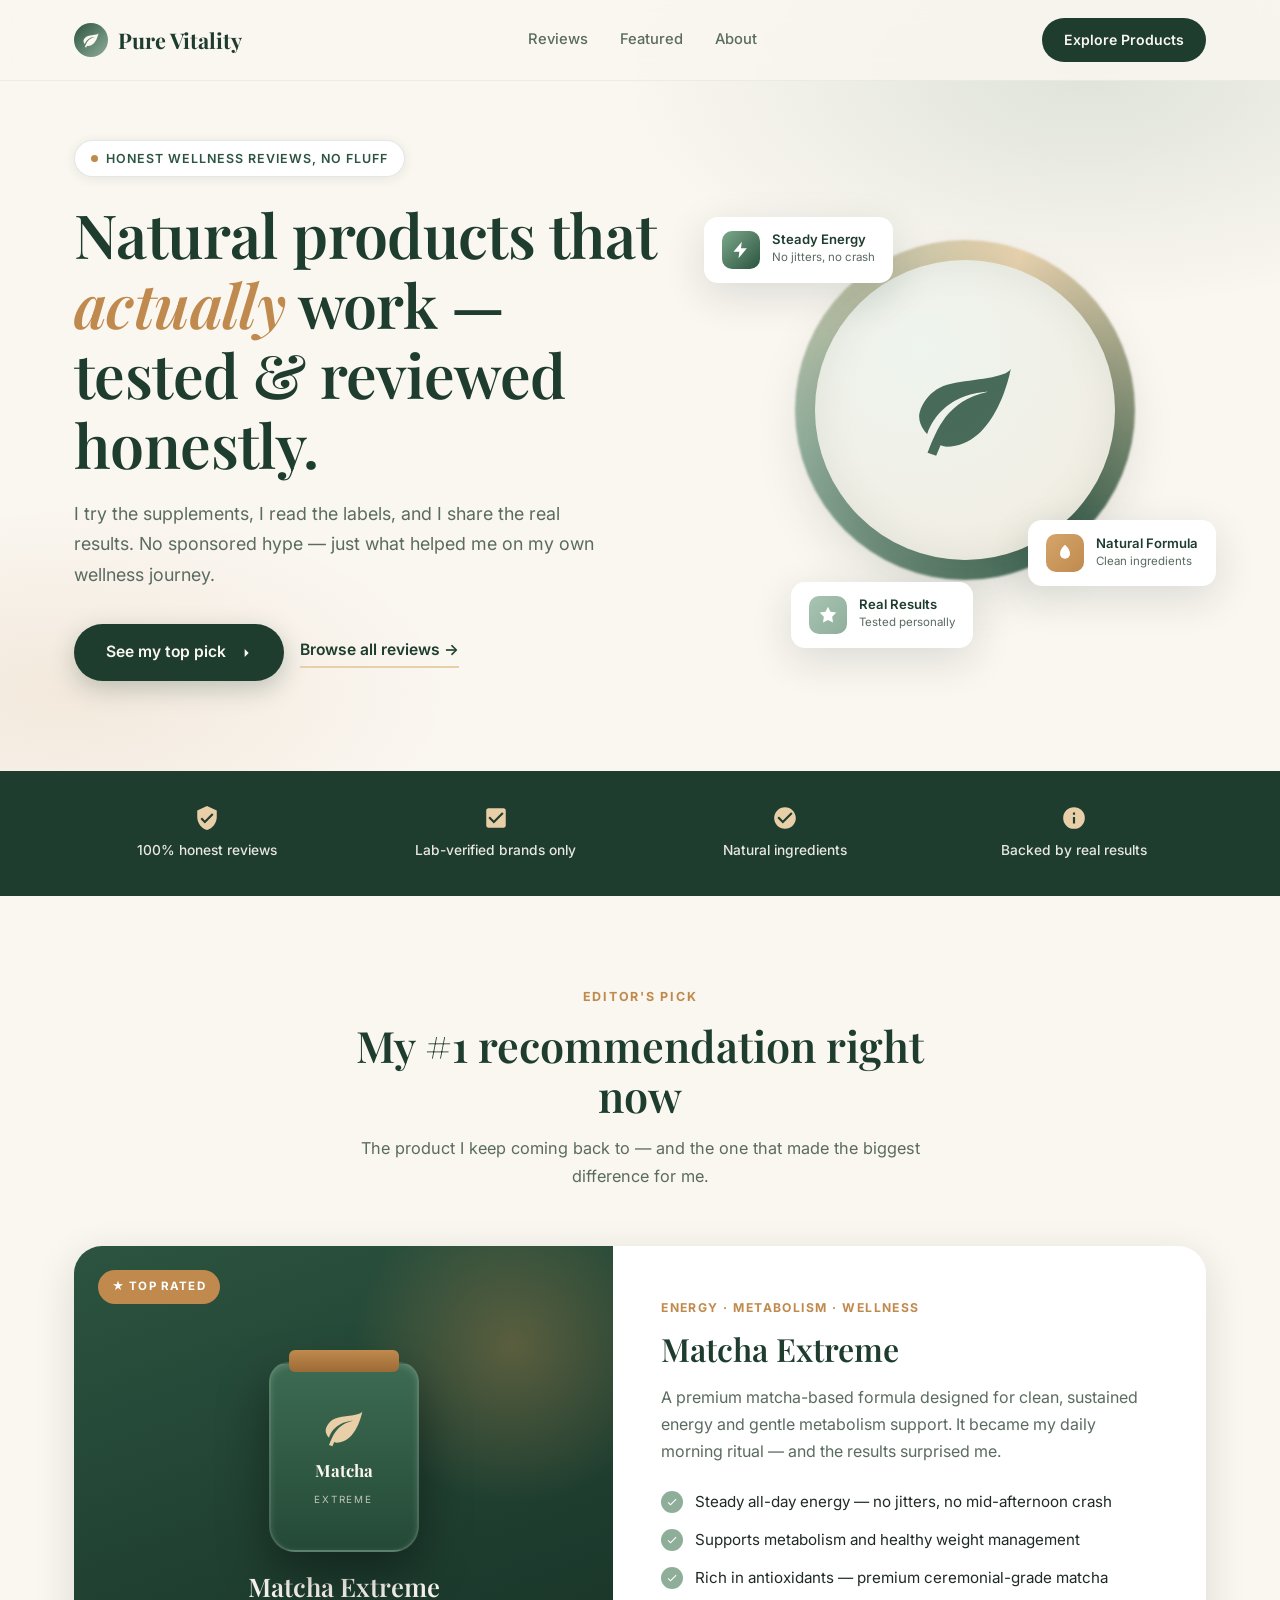
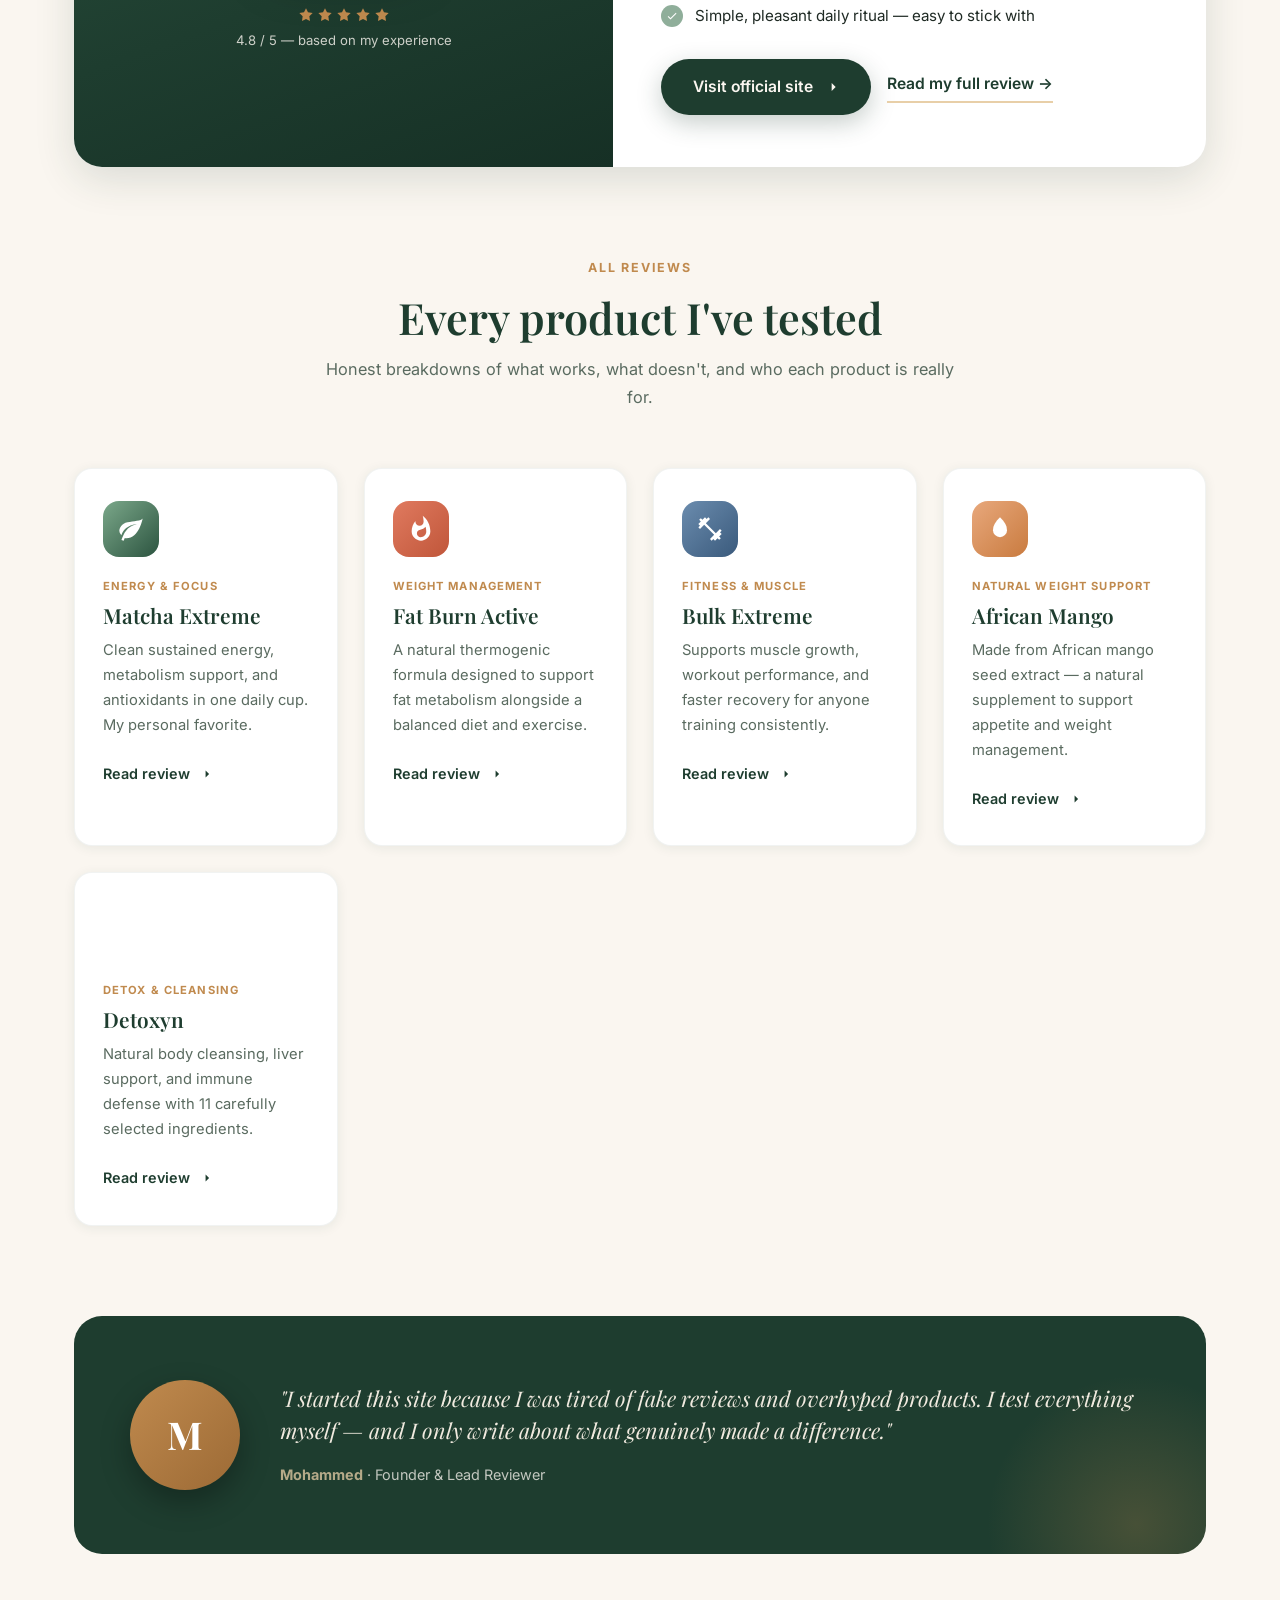
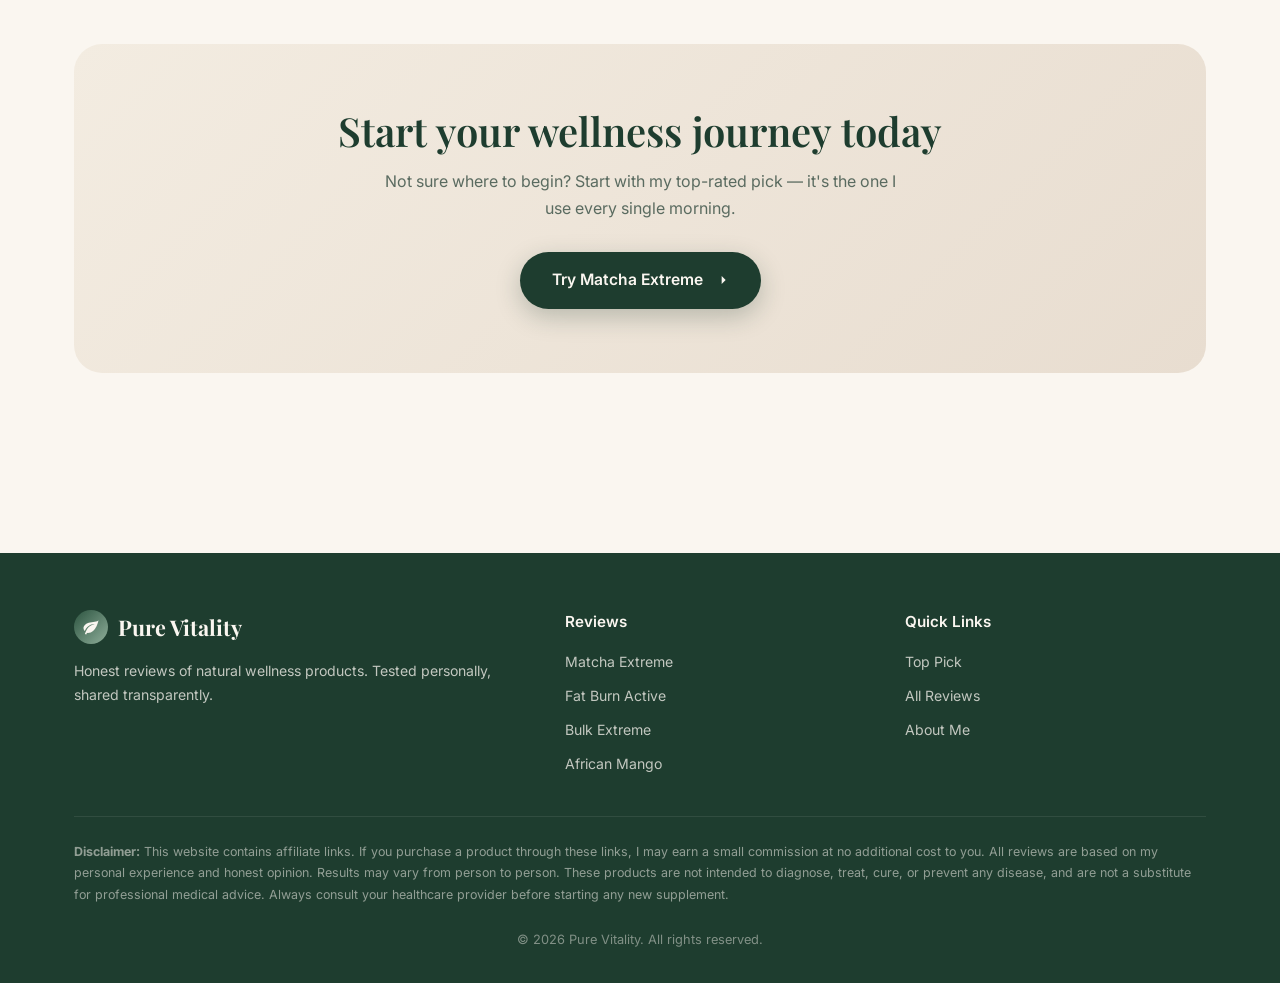
<file: index.html>
<!DOCTYPE html>
<html lang="en">
<head>
<meta charset="UTF-8">
<meta name="viewport" content="width=device-width, initial-scale=1.0">
<title>Pure Vitality — Honest Natural Wellness Reviews</title>
<meta name="description" content="Honest, real reviews of natural wellness products — Matcha Extreme, Fat Burn Active, Bulk Extreme, African Mango and more. Tested, reviewed, shared honestly.">
<link rel="preconnect" href="https://fonts.googleapis.com">
<link rel="preconnect" href="https://fonts.gstatic.com" crossorigin>
<link href="https://fonts.googleapis.com/css2?family=Playfair+Display:ital,wght@0,400;0,600;0,700;1,400&family=Inter:wght@300;400;500;600;700&display=swap" rel="stylesheet">
<style>
  :root{
    --cream:#faf6f0;
    --cream-2:#f3ece1;
    --ink:#1f2a24;
    --ink-soft:#5a6b60;
    --forest:#1e3d2f;
    --forest-2:#2c5440;
    --sage:#8fae9a;
    --gold:#c08a4e;
    --gold-soft:#e8cfa8;
    --white:#ffffff;
    --shadow-sm:0 2px 12px rgba(30,61,47,.08);
    --shadow-md:0 12px 40px rgba(30,61,47,.14);
    --shadow-lg:0 24px 60px rgba(30,61,47,.2);
    --radius:18px;
  }
  *{margin:0;padding:0;box-sizing:border-box}
  html{scroll-behavior:smooth}
  body{
    font-family:'Inter',sans-serif;
    background:var(--cream);
    color:var(--ink);
    line-height:1.7;
    -webkit-font-smoothing:antialiased;
    overflow-x:hidden;
  }
  h1,h2,h3,.serif{font-family:'Playfair Display',serif;font-weight:600;line-height:1.15;color:var(--forest)}
  a{text-decoration:none;color:inherit}
  img{max-width:100%;display:block}
  .wrap{max-width:1180px;margin:0 auto;padding:0 24px}

  /* ---------- NAV ---------- */
  nav{
    position:fixed;top:0;left:0;right:0;z-index:100;
    padding:18px 0;
    transition:all .35s ease;
    background:rgba(250,246,240,.85);
    backdrop-filter:blur(12px);
    border-bottom:1px solid rgba(30,61,47,.06);
  }
  .nav-inner{display:flex;align-items:center;justify-content:space-between}
  .logo{display:flex;align-items:center;gap:10px;font-family:'Playfair Display',serif;font-size:1.35rem;font-weight:700;color:var(--forest)}
  .logo-mark{width:34px;height:34px;border-radius:50%;background:linear-gradient(135deg,var(--forest-2),var(--sage));display:grid;place-items:center}
  .logo-mark svg{width:18px;height:18px;fill:var(--cream)}
  .nav-links{display:flex;gap:32px;font-size:.92rem;font-weight:500;color:var(--ink-soft)}
  .nav-links a{transition:color .2s}
  .nav-links a:hover{color:var(--forest)}
  .nav-cta{
    background:var(--forest);color:var(--cream);
    padding:10px 22px;border-radius:999px;font-size:.88rem;font-weight:600;
    transition:all .25s;
  }
  .nav-cta:hover{background:var(--forest-2);transform:translateY(-1px);box-shadow:var(--shadow-sm)}
  @media(max-width:760px){.nav-links{display:none}}

  /* ---------- HERO ---------- */
  .hero{
    position:relative;
    padding:140px 0 90px;
    background:
      radial-gradient(ellipse 60% 50% at 85% 10%, rgba(143,174,154,.25), transparent 60%),
      radial-gradient(ellipse 50% 40% at 5% 90%, rgba(192,138,78,.12), transparent 60%),
      var(--cream);
    overflow:hidden;
  }
  .hero-grid{display:grid;grid-template-columns:1.1fr .9fr;gap:60px;align-items:center}
  @media(max-width:900px){.hero-grid{grid-template-columns:1fr;gap:48px}}
  .eyebrow{
    display:inline-flex;align-items:center;gap:8px;
    background:var(--white);border:1px solid rgba(30,61,47,.12);
    padding:7px 16px;border-radius:999px;
    font-size:.78rem;font-weight:600;letter-spacing:.08em;text-transform:uppercase;color:var(--forest-2);
    box-shadow:var(--shadow-sm);
  }
  .eyebrow .dot{width:7px;height:7px;border-radius:50%;background:var(--gold);animation:pulse 2s infinite}
  @keyframes pulse{0%,100%{opacity:1}50%{opacity:.4}}
  .hero h1{font-size:clamp(2.4rem,5vw,3.8rem);margin:22px 0 20px;letter-spacing:-.01em}
  .hero h1 em{font-style:italic;color:var(--gold)}
  .hero p.lead{font-size:1.12rem;color:var(--ink-soft);max-width:520px;margin-bottom:34px}
  .hero-ctas{display:flex;gap:16px;flex-wrap:wrap;align-items:center}
  .btn-primary{
    background:var(--forest);color:var(--cream);
    padding:15px 32px;border-radius:999px;font-weight:600;font-size:.98rem;
    display:inline-flex;align-items:center;gap:10px;
    transition:all .3s;box-shadow:0 8px 24px rgba(30,61,47,.25);
  }
  .btn-primary:hover{background:var(--forest-2);transform:translateY(-2px);box-shadow:var(--shadow-md)}
  .btn-primary svg{width:16px;height:16px;fill:currentColor;transition:transform .3s}
  .btn-primary:hover svg{transform:translateX(4px)}
  .btn-ghost{
    color:var(--forest);font-weight:600;font-size:.98rem;
    display:inline-flex;align-items:center;gap:8px;
    border-bottom:2px solid var(--gold-soft);padding-bottom:3px;
    transition:border-color .2s;
  }
  .btn-ghost:hover{border-color:var(--gold)}

  /* hero visual — pure CSS product composition */
  .hero-visual{position:relative;height:440px}
  @media(max-width:900px){.hero-visual{height:360px;max-width:440px;margin:0 auto}}
  .ring{
    position:absolute;inset:0;margin:auto;
    width:340px;height:340px;border-radius:50%;
    background:conic-gradient(from 140deg, var(--forest-2), var(--sage), var(--gold-soft), var(--forest-2));
    filter:blur(1px);opacity:.9;
    animation:spin 24s linear infinite;
  }
  @keyframes spin{to{transform:rotate(360deg)}}
  .ring-inner{
    position:absolute;inset:0;margin:auto;
    width:300px;height:300px;border-radius:50%;
    background:radial-gradient(circle at 35% 30%, #eef4ee, var(--cream-2));
    box-shadow:inset 0 0 40px rgba(30,61,47,.08), var(--shadow-lg);
    display:grid;place-items:center;
  }
  .ring-inner svg.leaf{width:110px;height:110px;fill:var(--forest-2);opacity:.85}
  .float-card{
    position:absolute;background:var(--white);border-radius:14px;
    padding:14px 18px;box-shadow:var(--shadow-md);
    display:flex;align-items:center;gap:12px;
    animation:float 5s ease-in-out infinite;
  }
  .float-card .ic{width:38px;height:38px;border-radius:10px;display:grid;place-items:center;flex-shrink:0}
  .float-card .ic svg{width:20px;height:20px;fill:white}
  .float-card .t{font-size:.82rem;font-weight:600;color:var(--forest);line-height:1.2}
  .float-card .s{font-size:.72rem;color:var(--ink-soft)}
  .fc1{top:6%;left:-4%;animation-delay:0s}
  .fc1 .ic{background:linear-gradient(135deg,#7ba88a,var(--forest-2))}
  .fc2{bottom:10%;right:-2%;animation-delay:1.2s}
  .fc2 .ic{background:linear-gradient(135deg,#d4a56a,var(--gold))}
  .fc3{bottom:-4%;left:14%;animation-delay:2.4s}
  .fc3 .ic{background:linear-gradient(135deg,#a8c4b4,var(--sage))}
  @keyframes float{0%,100%{transform:translateY(0)}50%{transform:translateY(-12px)}}

  /* ---------- TRUST STRIP ---------- */
  .trust{background:var(--forest);color:var(--cream);padding:34px 0}
  .trust-grid{display:grid;grid-template-columns:repeat(4,1fr);gap:24px;text-align:center}
  @media(max-width:760px){.trust-grid{grid-template-columns:repeat(2,1fr)}}
  .trust-item{display:flex;flex-direction:column;align-items:center;gap:8px}
  .trust-item svg{width:26px;height:26px;fill:var(--gold-soft)}
  .trust-item span{font-size:.86rem;font-weight:500;opacity:.92}

  /* ---------- SECTION HEADERS ---------- */
  .section{padding:90px 0}
  .sec-head{text-align:center;max-width:640px;margin:0 auto 56px}
  .sec-head .kicker{font-size:.78rem;font-weight:700;letter-spacing:.14em;text-transform:uppercase;color:var(--gold);margin-bottom:14px}
  .sec-head h2{font-size:clamp(1.9rem,3.5vw,2.7rem);margin-bottom:14px}
  .sec-head p{color:var(--ink-soft);font-size:1.02rem}

  /* ---------- FEATURED PRODUCT ---------- */
  .featured{background:var(--white);border-radius:28px;box-shadow:var(--shadow-md);overflow:hidden;display:grid;grid-template-columns:1fr 1.1fr}
  @media(max-width:900px){.featured{grid-template-columns:1fr}}
  .feat-visual{
    position:relative;
    background:linear-gradient(160deg,#2c5440 0%,#1e3d2f 60%,#163025 100%);
    min-height:420px;display:grid;place-items:center;overflow:hidden;
  }
  .feat-visual::before{
    content:"";position:absolute;width:320px;height:320px;border-radius:50%;
    background:radial-gradient(circle,rgba(192,138,78,.35),transparent 70%);
    top:-60px;right:-60px;
  }
  .feat-badge{
    position:absolute;top:24px;left:24px;
    background:var(--gold);color:white;font-size:.72rem;font-weight:700;
    letter-spacing:.1em;text-transform:uppercase;padding:7px 14px;border-radius:999px;
  }
  .feat-product{
    position:relative;text-align:center;color:var(--cream);
  }
  .feat-product .jar{
    width:150px;height:190px;margin:0 auto 20px;border-radius:20px 20px 26px 26px;
    background:linear-gradient(180deg,#3d6b52,#244a37);
    border:2px solid rgba(255,255,255,.15);
    box-shadow:0 20px 50px rgba(0,0,0,.4), inset 0 2px 6px rgba(255,255,255,.15);
    display:flex;flex-direction:column;align-items:center;justify-content:center;gap:6px;
    position:relative;
  }
  .feat-product .jar::before{
    content:"";position:absolute;top:-14px;left:50%;transform:translateX(-50%);
    width:110px;height:22px;border-radius:6px;background:linear-gradient(180deg,#c08a4e,#9c6a35);
  }
  .feat-product .jar svg{width:44px;height:44px;fill:var(--gold-soft)}
  .feat-product .jar .jt{font-family:'Playfair Display',serif;font-size:1.05rem;font-weight:700}
  .feat-product .jar .js{font-size:.62rem;letter-spacing:.18em;text-transform:uppercase;opacity:.7}
  .feat-product h3{color:var(--cream);font-size:1.6rem;margin-bottom:6px}
  .feat-product .stars{display:flex;gap:3px;justify-content:center;margin-bottom:6px}
  .feat-product .stars svg{width:16px;height:16px;fill:var(--gold)}
  .feat-product .rating{font-size:.82rem;opacity:.8}

  .feat-body{padding:52px 48px}
  @media(max-width:600px){.feat-body{padding:36px 28px}}
  .feat-body .cat{font-size:.76rem;font-weight:700;letter-spacing:.12em;text-transform:uppercase;color:var(--gold);margin-bottom:12px}
  .feat-body h2{font-size:2rem;margin-bottom:16px}
  .feat-body > p{color:var(--ink-soft);margin-bottom:24px;font-size:1rem}
  .feat-benefits{list-style:none;margin-bottom:30px;display:grid;gap:12px}
  .feat-benefits li{display:flex;align-items:flex-start;gap:12px;font-size:.95rem}
  .feat-benefits .check{width:22px;height:22px;border-radius:50%;background:var(--sage);flex-shrink:0;display:grid;place-items:center;margin-top:2px}
  .feat-benefits .check svg{width:12px;height:12px;fill:white}
  .feat-ctas{display:flex;gap:16px;flex-wrap:wrap;align-items:center}

  /* ---------- PRODUCT GRID ---------- */
  .grid{display:grid;grid-template-columns:repeat(auto-fit,minmax(250px,1fr));gap:26px}
  .pcard{
    background:var(--white);border-radius:var(--radius);padding:32px 28px;
    box-shadow:var(--shadow-sm);border:1px solid rgba(30,61,47,.06);
    transition:all .35s cubic-bezier(.2,.8,.2,1);
    position:relative;overflow:hidden;
  }
  .pcard::after{
    content:"";position:absolute;top:0;left:0;right:0;height:4px;
    background:linear-gradient(90deg,var(--forest-2),var(--sage));
    transform:scaleX(0);transform-origin:left;transition:transform .4s;
  }
  .pcard:hover{transform:translateY(-8px);box-shadow:var(--shadow-md)}
  .pcard:hover::after{transform:scaleX(1)}
  .pcard .picon{
    width:56px;height:56px;border-radius:16px;display:grid;place-items:center;margin-bottom:20px;
  }
  .pcard .picon svg{width:28px;height:28px;fill:white}
  .pcard.m1 .picon{background:linear-gradient(135deg,#7ba88a,#2c5440)}
  .pcard.m2 .picon{background:linear-gradient(135deg,#e07a5f,#c0563a)}
  .pcard.m3 .picon{background:linear-gradient(135deg,#6b8cae,#3a5a7c)}
  .pcard.m4 .picon{background:linear-gradient(135deg,#e8a87c,#c97b3f)}
  .pcard .ptag{font-size:.7rem;font-weight:700;letter-spacing:.1em;text-transform:uppercase;color:var(--gold);margin-bottom:8px}
  .pcard h3{font-size:1.3rem;margin-bottom:10px}
  .pcard p{font-size:.92rem;color:var(--ink-soft);margin-bottom:22px}
  .pcard .plink{
    display:inline-flex;align-items:center;gap:8px;font-weight:600;font-size:.9rem;color:var(--forest);
    border-bottom:2px solid transparent;transition:all .2s;
  }
  .pcard .plink svg{width:14px;height:14px;fill:currentColor;transition:transform .25s}
  .pcard:hover .plink{border-color:var(--gold)}
  .pcard:hover .plink svg{transform:translateX(4px)}

  /* ---------- ABOUT / QUOTE ---------- */
  .about{background:var(--forest);color:var(--cream);border-radius:28px;padding:64px 56px;position:relative;overflow:hidden}
  @media(max-width:600px){.about{padding:40px 28px}}
  .about::before{
    content:"";position:absolute;width:300px;height:300px;border-radius:50%;
    background:radial-gradient(circle,rgba(192,138,78,.25),transparent 70%);
    bottom:-120px;right:-80px;
  }
  .about-grid{display:grid;grid-template-columns:auto 1fr;gap:40px;align-items:center;position:relative}
  @media(max-width:700px){.about-grid{grid-template-columns:1fr;text-align:center}}
  .avatar{
    width:110px;height:110px;border-radius:50%;
    background:linear-gradient(135deg,var(--gold),#9c6a35);
    display:grid;place-items:center;
    font-family:'Playfair Display',serif;font-size:2.4rem;font-weight:700;color:white;
    box-shadow:0 12px 30px rgba(0,0,0,.3);
    margin:0 auto;
  }
  .about blockquote{font-family:'Playfair Display',serif;font-size:1.35rem;font-style:italic;line-height:1.5;margin-bottom:16px;color:#f0eadf}
  .about .who{font-size:.9rem;opacity:.75}
  .about .who strong{color:var(--gold-soft)}

  /* ---------- CTA BANNER ---------- */
  .cta-banner{
    background:linear-gradient(135deg,var(--cream-2),#e8ddd0);
    border-radius:28px;padding:64px 48px;text-align:center;position:relative;overflow:hidden;
  }
  .cta-banner h2{font-size:clamp(1.8rem,3.5vw,2.5rem);margin-bottom:14px}
  .cta-banner p{color:var(--ink-soft);max-width:520px;margin:0 auto 30px}

  /* ---------- FOOTER ---------- */
  footer{background:var(--forest);color:rgba(250,246,240,.75);padding:56px 0 32px;margin-top:90px}
  .foot-grid{display:grid;grid-template-columns:1.5fr 1fr 1fr;gap:40px;margin-bottom:40px}
  @media(max-width:700px){.foot-grid{grid-template-columns:1fr}}
  footer .logo{color:var(--cream);margin-bottom:14px}
  footer p{font-size:.88rem;line-height:1.7}
  footer h4{color:var(--cream);font-size:.95rem;margin-bottom:16px;font-weight:600}
  footer ul{list-style:none;display:grid;gap:10px;font-size:.88rem}
  footer ul a:hover{color:var(--gold-soft)}
  .disclaimer{
    border-top:1px solid rgba(250,246,240,.12);padding-top:24px;
    font-size:.78rem;line-height:1.7;opacity:.7;
  }
  .copyright{text-align:center;margin-top:24px;font-size:.8rem;opacity:.6}

  /* ---------- REVEAL ANIMATION ---------- */
  .reveal{opacity:0;transform:translateY(28px);transition:opacity .7s ease,transform .7s ease}
  .reveal.in{opacity:1;transform:none}
</style>
</head>
<body>

<!-- NAV -->
<nav>
  <div class="wrap nav-inner">
    <a href="#" class="logo">
      <span class="logo-mark">
        <svg viewBox="0 0 24 24"><path d="M17 8C8 10 5.9 16.17 3.82 21.34l1.89.66.95-2.3c.48.17.98.3 1.34.3C19 20 22 3 22 3c-1 2-8 2.25-13 3.25S2 11.5 2 13.5s1.75 3.75 1.75 3.75C7 8 17 8 17 8z"/></svg>
      </span>
      Pure Vitality
    </a>
    <div class="nav-links">
      <a href="#reviews">Reviews</a>
      <a href="#featured">Featured</a>
      <a href="#about">About</a>
    </div>
    <a href="#reviews" class="nav-cta">Explore Products</a>
  </div>
</nav>

<!-- HERO -->
<header class="hero">
  <div class="wrap hero-grid">
    <div>
      <span class="eyebrow"><span class="dot"></span> Honest wellness reviews, no fluff</span>
      <h1>Natural products that <em>actually</em> work — tested & reviewed honestly.</h1>
      <p class="lead">I try the supplements, I read the labels, and I share the real results. No sponsored hype — just what helped me on my own wellness journey.</p>
      <div class="hero-ctas">
        <a href="#featured" class="btn-primary">
          See my top pick
          <svg viewBox="0 0 24 24"><path d="M5 12h14M13 6l6 6-6 6"/></svg>
        </a>
        <a href="#reviews" class="btn-ghost">Browse all reviews →</a>
      </div>
    </div>
    <div class="hero-visual">
      <div class="ring"></div>
      <div class="ring-inner">
        <svg class="leaf" viewBox="0 0 24 24"><path d="M17 8C8 10 5.9 16.17 3.82 21.34l1.89.66.95-2.3c.48.17.98.3 1.34.3C19 20 22 3 22 3c-1 2-8 2.25-13 3.25S2 11.5 2 13.5s1.75 3.75 1.75 3.75C7 8 17 8 17 8z"/></svg>
      </div>
      <div class="float-card fc1">
        <span class="ic"><svg viewBox="0 0 24 24"><path d="M13 2L3 14h7l-1 8 10-12h-7l1-8z"/></svg></span>
        <div><div class="t">Steady Energy</div><div class="s">No jitters, no crash</div></div>
      </div>
      <div class="float-card fc2">
        <span class="ic"><svg viewBox="0 0 24 24"><path d="M12 2C8 6 6 9 6 13a6 6 0 0012 0c0-4-2-7-6-11z"/></svg></span>
        <div><div class="t">Natural Formula</div><div class="s">Clean ingredients</div></div>
      </div>
      <div class="float-card fc3">
        <span class="ic"><svg viewBox="0 0 24 24"><path d="M12 2l3 6 7 1-5 5 1 7-6-3-6 3 1-7-5-5 7-1z"/></svg></span>
        <div><div class="t">Real Results</div><div class="s">Tested personally</div></div>
      </div>
    </div>
  </div>
</header>

<!-- TRUST STRIP -->
<div class="trust">
  <div class="wrap trust-grid">
    <div class="trust-item">
      <svg viewBox="0 0 24 24"><path d="M12 1L3 5v6c0 5.5 3.8 10.7 9 12 5.2-1.3 9-6.5 9-12V5l-9-4zm-2 16l-4-4 1.4-1.4L10 14.2l6.6-6.6L18 9l-8 8z"/></svg>
      <span>100% honest reviews</span>
    </div>
    <div class="trust-item">
      <svg viewBox="0 0 24 24"><path d="M19 3H5c-1.1 0-2 .9-2 2v14c0 1.1.9 2 2 2h14c1.1 0 2-.9 2-2V5c0-1.1-.9-2-2-2zm-9 14l-5-5 1.4-1.4L10 14.2l7.6-7.6L19 8l-9 9z"/></svg>
      <span>Lab-verified brands only</span>
    </div>
    <div class="trust-item">
      <svg viewBox="0 0 24 24"><path d="M12 2C6.5 2 2 6.5 2 12s4.5 10 10 10 10-4.5 10-10S17.5 2 12 2zm-2 15l-5-5 1.4-1.4L10 14.2l7.6-7.6L19 8l-9 9z"/></svg>
      <span>Natural ingredients</span>
    </div>
    <div class="trust-item">
      <svg viewBox="0 0 24 24"><path d="M12 2a10 10 0 100 20 10 10 0 000-20zm1 15h-2v-6h2v6zm0-8h-2V7h2v2z"/></svg>
      <span>Backed by real results</span>
    </div>
  </div>
</div>

<!-- FEATURED PRODUCT -->
<section class="section" id="featured">
  <div class="wrap">
    <div class="sec-head reveal">
      <div class="kicker">Editor's Pick</div>
      <h2>My #1 recommendation right now</h2>
      <p>The product I keep coming back to — and the one that made the biggest difference for me.</p>
    </div>

    <div class="featured reveal">
      <div class="feat-visual">
        <span class="feat-badge">★ Top Rated</span>
        <div class="feat-product">
          <div class="jar">
            <svg viewBox="0 0 24 24"><path d="M17 8C8 10 5.9 16.17 3.82 21.34l1.89.66.95-2.3c.48.17.98.3 1.34.3C19 20 22 3 22 3c-1 2-8 2.25-13 3.25S2 11.5 2 13.5s1.75 3.75 1.75 3.75C7 8 17 8 17 8z"/></svg>
            <div class="jt">Matcha</div>
            <div class="js">Extreme</div>
          </div>
          <h3>Matcha Extreme</h3>
          <div class="stars">
            <svg viewBox="0 0 24 24"><path d="M12 2l3 6 7 1-5 5 1 7-6-3-6 3 1-7-5-5 7-1z"/></svg>
            <svg viewBox="0 0 24 24"><path d="M12 2l3 6 7 1-5 5 1 7-6-3-6 3 1-7-5-5 7-1z"/></svg>
            <svg viewBox="0 0 24 24"><path d="M12 2l3 6 7 1-5 5 1 7-6-3-6 3 1-7-5-5 7-1z"/></svg>
            <svg viewBox="0 0 24 24"><path d="M12 2l3 6 7 1-5 5 1 7-6-3-6 3 1-7-5-5 7-1z"/></svg>
            <svg viewBox="0 0 24 24"><path d="M12 2l3 6 7 1-5 5 1 7-6-3-6 3 1-7-5-5 7-1z"/></svg>
          </div>
          <div class="rating">4.8 / 5 — based on my experience</div>
        </div>
      </div>

      <div class="feat-body">
        <div class="cat">Energy · Metabolism · Wellness</div>
        <h2>Matcha Extreme</h2>
        <p>A premium matcha-based formula designed for clean, sustained energy and gentle metabolism support. It became my daily morning ritual — and the results surprised me.</p>
        <ul class="feat-benefits">
          <li><span class="check"><svg viewBox="0 0 24 24"><path d="M9 16.2L4.8 12l-1.4 1.4L9 19 21 7l-1.4-1.4z"/></svg></span> Steady all-day energy — no jitters, no mid-afternoon crash</li>
          <li><span class="check"><svg viewBox="0 0 24 24"><path d="M9 16.2L4.8 12l-1.4 1.4L9 19 21 7l-1.4-1.4z"/></svg></span> Supports metabolism and healthy weight management</li>
          <li><span class="check"><svg viewBox="0 0 24 24"><path d="M9 16.2L4.8 12l-1.4 1.4L9 19 21 7l-1.4-1.4z"/></svg></span> Rich in antioxidants — premium ceremonial-grade matcha</li>
          <li><span class="check"><svg viewBox="0 0 24 24"><path d="M9 16.2L4.8 12l-1.4 1.4L9 19 21 7l-1.4-1.4z"/></svg></span> Simple, pleasant daily ritual — easy to stick with</li>
        </ul>
        <div class="feat-ctas">
          <a href="https://nplink.net/w4pyj9eu?subid=github" class="btn-primary" target="_blank" rel="noopener">
            Visit official site
            <svg viewBox="0 0 24 24"><path d="M5 12h14M13 6l6 6-6 6"/></svg>
          </a>
          <a href="matcha-extreme.html" class="btn-ghost">Read my full review →</a>
        </div>
      </div>
    </div>
  </div>
</section>

<!-- PRODUCT GRID -->
<section class="section" id="reviews" style="padding-top:0">
  <div class="wrap">
    <div class="sec-head reveal">
      <div class="kicker">All Reviews</div>
      <h2>Every product I've tested</h2>
      <p>Honest breakdowns of what works, what doesn't, and who each product is really for.</p>
    </div>

    <div class="grid">
      <a href="matcha-extreme.html" class="pcard m1 reveal">
        <div class="picon"><svg viewBox="0 0 24 24"><path d="M17 8C8 10 5.9 16.17 3.82 21.34l1.89.66.95-2.3c.48.17.98.3 1.34.3C19 20 22 3 22 3c-1 2-8 2.25-13 3.25S2 11.5 2 13.5s1.75 3.75 1.75 3.75C7 8 17 8 17 8z"/></svg></div>
        <div class="ptag">Energy &amp; Focus</div>
        <h3>Matcha Extreme</h3>
        <p>Clean sustained energy, metabolism support, and antioxidants in one daily cup. My personal favorite.</p>
        <span class="plink">Read review <svg viewBox="0 0 24 24"><path d="M5 12h14M13 6l6 6-6 6"/></svg></span>
      </a>

      <a href="fat-burn-active.html" class="pcard m2 reveal">
        <div class="picon"><svg viewBox="0 0 24 24"><path d="M13.5.67s.74 2.65.74 4.8c0 2.06-1.35 3.73-3.41 3.73-2.07 0-3.63-1.67-3.63-3.73l.03-.36C5.21 7.51 4 10.62 4 14c0 4.42 3.58 8 8 8s8-3.58 8-8C20 8.61 17.41 3.8 13.5.67zM11.71 19c-1.78 0-3.22-1.4-3.22-3.14 0-1.62 1.05-2.76 2.81-3.12 1.77-.36 3.6-1.21 4.62-2.58.39 1.29.59 2.65.59 4.04 0 2.65-2.15 4.8-4.8 4.8z"/></svg></div>
        <div class="ptag">Weight Management</div>
        <h3>Fat Burn Active</h3>
        <p>A natural thermogenic formula designed to support fat metabolism alongside a balanced diet and exercise.</p>
        <span class="plink">Read review <svg viewBox="0 0 24 24"><path d="M5 12h14M13 6l6 6-6 6"/></svg></span>
      </a>

      <a href="bulk-extreme.html" class="pcard m3 reveal">
        <div class="picon"><svg viewBox="0 0 24 24"><path d="M20.57 14.86L22 13.43 20.57 12 17 15.57 8.43 7 12 3.43 10.57 2 9.14 3.43 7.71 2 5.57 4.14 4.14 2.71 2.71 4.14l1.43 1.43L2 7.71l1.43 1.43L2 10.57 3.43 12 7 8.43 15.57 17 12 20.57 13.43 22l1.43-1.43L16.29 22l2.14-2.14 1.43 1.43 1.43-1.43-1.43-1.43L22 16.29z"/></svg></div>
        <div class="ptag">Fitness &amp; Muscle</div>
        <h3>Bulk Extreme</h3>
        <p>Supports muscle growth, workout performance, and faster recovery for anyone training consistently.</p>
        <span class="plink">Read review <svg viewBox="0 0 24 24"><path d="M5 12h14M13 6l6 6-6 6"/></svg></span>
      </a>

      <a href="african-mango.html" class="pcard m4 reveal">
        <div class="picon"><svg viewBox="0 0 24 24"><path d="M12 2C8 6 6 9 6 13a6 6 0 0012 0c0-4-2-7-6-11z"/></svg></div>
        <div class="ptag">Natural Weight Support</div>
        <h3>African Mango</h3>
        <p>Made from African mango seed extract — a natural supplement to support appetite and weight management.</p>
        <span class="plink">Read review <svg viewBox="0 0 24 24"><path d="M5 12h14M13 6l6 6-6 6"/></svg></span>
      </a>
                  <a href="detoxyn.html" class="pcard m5 reveal">
              <div class="picon"><svg viewBox="0 0 24 24"><path d="M12 2C8 6 6 9 6 13a6 6 0 0012 0c0-4-2-7-6-11z"/></svg></div>
              <div class="ptag">Detox &amp; Cleansing</div>
              <h3>Detoxyn</h3>
              <p>Natural body cleansing, liver support, and immune defense with 11 carefully selected ingredients.</p>
              <span class="plink">Read review <svg viewBox="0 0 24 24"><path d="M5 12h14M13 6l6 6-6 6"/></svg></span>
            </a>

    </div>
  </div>
</section>

<!-- ABOUT -->
<section class="section" id="about" style="padding-top:0">
  <div class="wrap">
    <div class="about reveal">
      <div class="about-grid">
        <div class="avatar">M</div>
        <div>
          <blockquote>"I started this site because I was tired of fake reviews and overhyped products. I test everything myself — and I only write about what genuinely made a difference."</blockquote>
          <div class="who"><strong>Mohammed</strong> · Founder &amp; Lead Reviewer</div>
        </div>
      </div>
    </div>
  </div>
</section>

<!-- CTA BANNER -->
<section class="section" style="padding-top:0">
  <div class="wrap">
    <div class="cta-banner reveal">
      <h2>Start your wellness journey today</h2>
      <p>Not sure where to begin? Start with my top-rated pick — it's the one I use every single morning.</p>
      <a href="https://nplink.net/w4pyj9eu?subid=github" class="btn-primary" target="_blank" rel="noopener">
        Try Matcha Extreme
        <svg viewBox="0 0 24 24"><path d="M5 12h14M13 6l6 6-6 6"/></svg>
      </a>
    </div>
  </div>
</section>

<!-- FOOTER -->
<footer>
  <div class="wrap">
    <div class="foot-grid">
      <div>
        <a href="#" class="logo">
          <span class="logo-mark">
            <svg viewBox="0 0 24 24"><path d="M17 8C8 10 5.9 16.17 3.82 21.34l1.89.66.95-2.3c.48.17.98.3 1.34.3C19 20 22 3 22 3c-1 2-8 2.25-13 3.25S2 11.5 2 13.5s1.75 3.75 1.75 3.75C7 8 17 8 17 8z"/></svg>
          </span>
          Pure Vitality
        </a>
        <p>Honest reviews of natural wellness products. Tested personally, shared transparently.</p>
      </div>
      <div>
        <h4>Reviews</h4>
        <ul>
          <li><a href="matcha-extreme.html">Matcha Extreme</a></li>
          <li><a href="fat-burn-active.html">Fat Burn Active</a></li>
          <li><a href="bulk-extreme.html">Bulk Extreme</a></li>
          <li><a href="african-mango.html">African Mango</a></li>
        </ul>
      </div>
      <div>
        <h4>Quick Links</h4>
        <ul>
          <li><a href="#featured">Top Pick</a></li>
          <li><a href="#reviews">All Reviews</a></li>
          <li><a href="#about">About Me</a></li>
        </ul>
      </div>
    </div>
    <div class="disclaimer">
      <strong>Disclaimer:</strong> This website contains affiliate links. If you purchase a product through these links, I may earn a small commission at no additional cost to you. All reviews are based on my personal experience and honest opinion. Results may vary from person to person. These products are not intended to diagnose, treat, cure, or prevent any disease, and are not a substitute for professional medical advice. Always consult your healthcare provider before starting any new supplement.
    </div>
    <div class="copyright">© 2026 Pure Vitality. All rights reserved.</div>
  </div>
</footer>

<script>
  // scroll reveal
  const io = new IntersectionObserver((entries)=>{
    entries.forEach(e=>{ if(e.isIntersecting){ e.target.classList.add('in'); io.unobserve(e.target);} });
  },{threshold:.12});
  document.querySelectorAll('.reveal').forEach(el=>io.observe(el));

  // nav shadow on scroll
  const nav = document.querySelector('nav');
  window.addEventListener('scroll',()=>{
    if(window.scrollY>20){ nav.style.boxShadow='0 4px 20px rgba(30,61,47,.1)'; }
    else{ nav.style.boxShadow='none'; }
  },{passive:true});
</script>
</body>
</html>
</file>
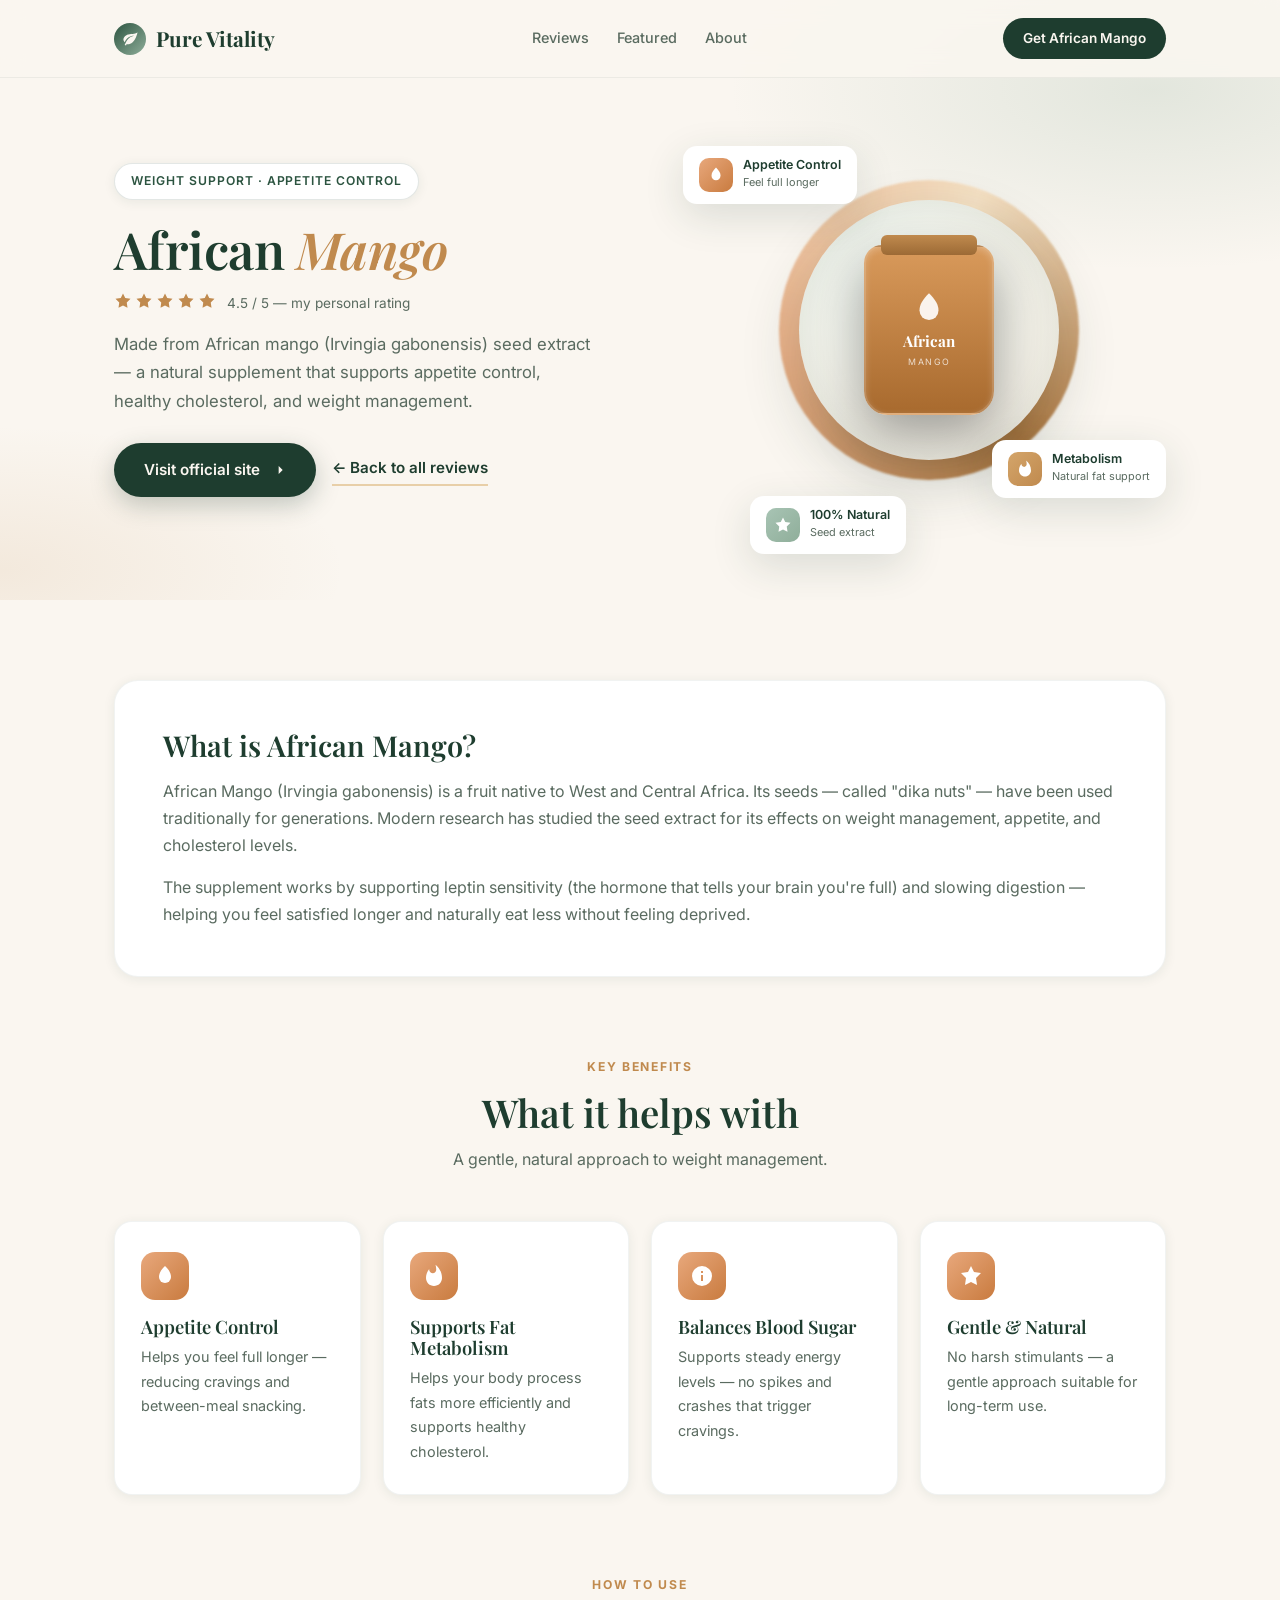
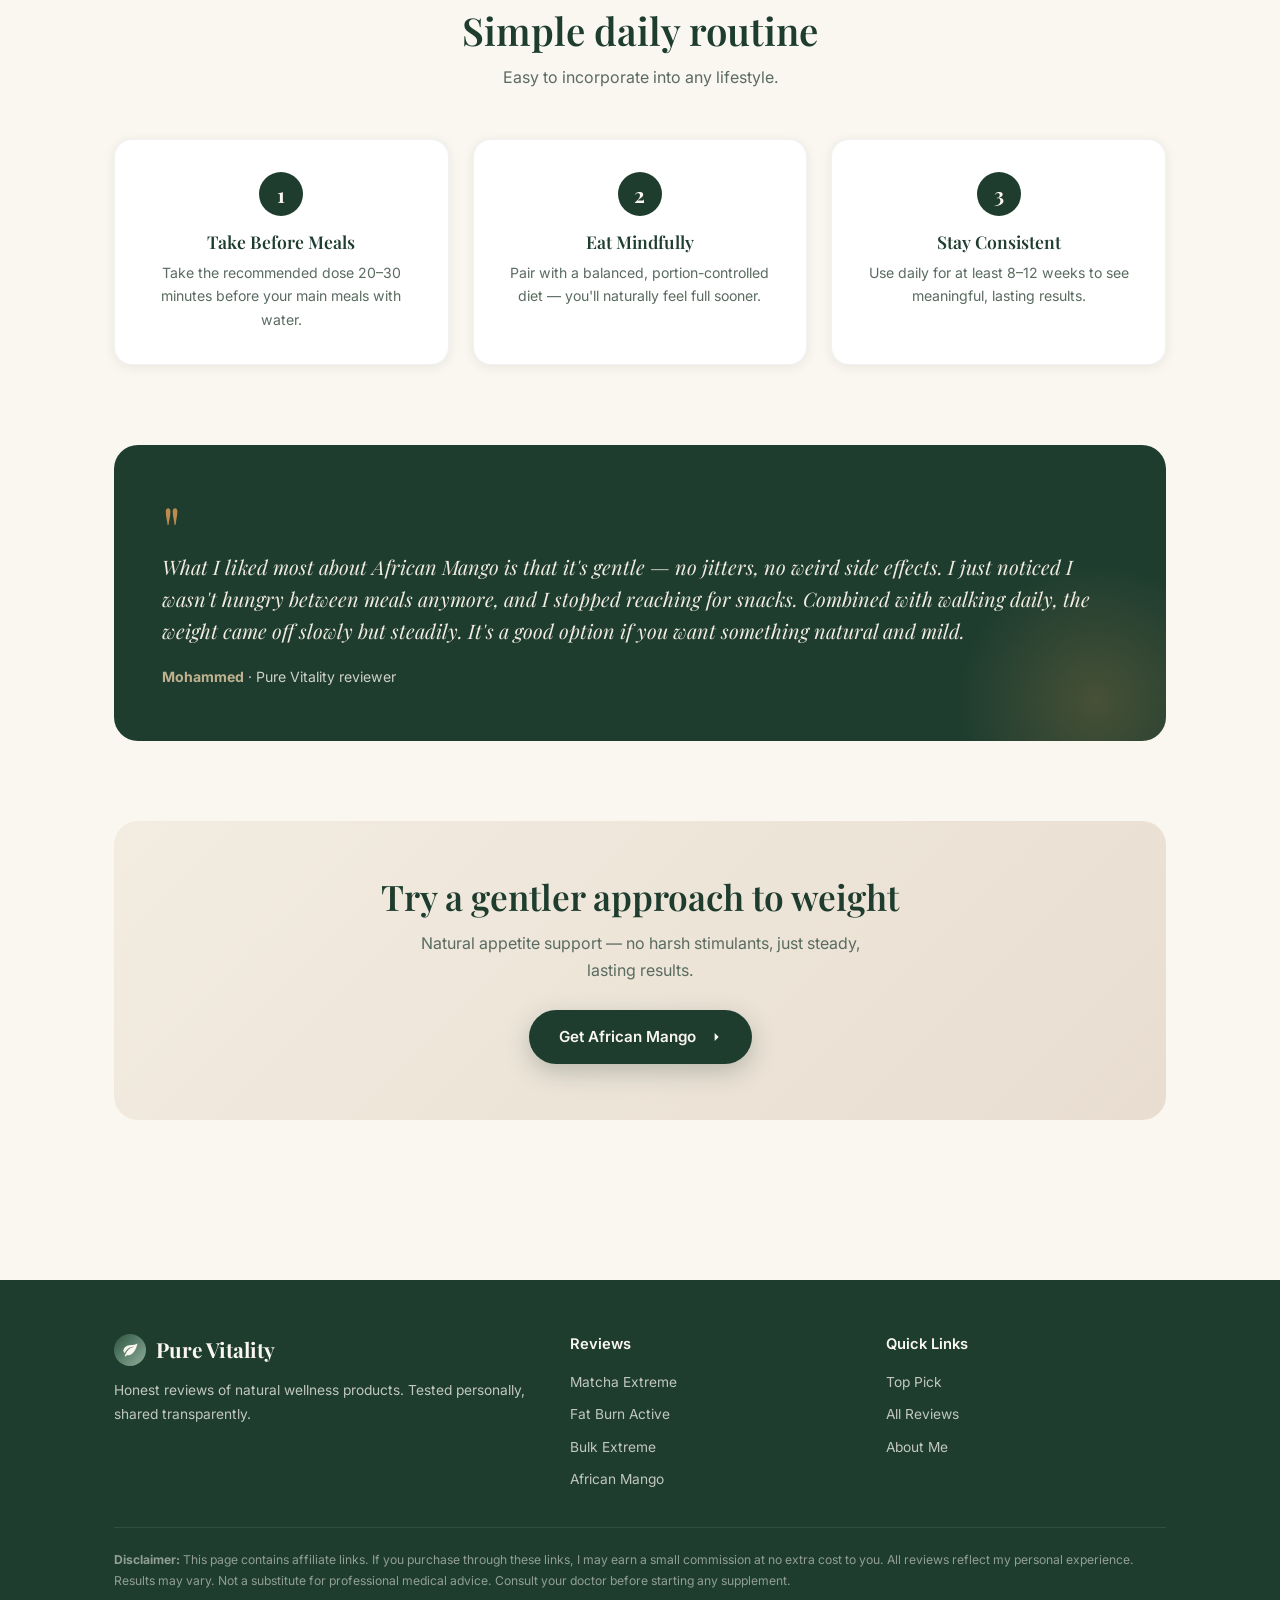
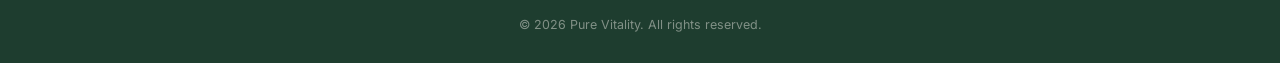
<file: african-mango.html>
<!DOCTYPE html>
<html lang="en">
<head>
<meta charset="UTF-8">
<meta name="viewport" content="width=device-width, initial-scale=1.0">
<title>African Mango Review — Natural Weight & Appetite Support | Pure Vitality</title>
<meta name="description" content="My honest review of African Mango — natural Irvingia gabonensis seed extract supporting appetite control and healthy weight management.">
<link rel="preconnect" href="https://fonts.googleapis.com">
<link rel="preconnect" href="https://fonts.gstatic.com" crossorigin>
<link href="https://fonts.googleapis.com/css2?family=Playfair+Display:ital,wght@0,400;0,600;0,700;1,400&family=Inter:wght@300;400;500;600;700&display=swap" rel="stylesheet">
<link rel="stylesheet" href="style.css">
</head>
<body>

<nav>
  <div class="wrap nav-inner">
    <a href="index.html" class="logo"><span class="logo-mark"><svg viewBox="0 0 24 24"><path d="M17 8C8 10 5.9 16.17 3.82 21.34l1.89.66.95-2.3c.48.17.98.3 1.34.3C19 20 22 3 22 3c-1 2-8 2.25-13 3.25S2 11.5 2 13.5s1.75 3.75 1.75 3.75C7 8 17 8 17 8z"/></svg></span>Pure Vitality</a>
    <div class="nav-links"><a href="index.html#reviews">Reviews</a><a href="index.html#featured">Featured</a><a href="index.html#about">About</a></div>
    <a href="https://nplink.net/ow8nhjys?subid=github-mango" class="nav-cta" target="_blank" rel="noopener">Get African Mango</a>
  </div>
</nav>

<header class="p-hero">
  <div class="wrap p-hero-grid">
    <div>
      <span class="p-cat">Weight Support · Appetite Control</span>
      <h1>African <em>Mango</em></h1>
      <div class="stars">
        <svg viewBox="0 0 24 24"><path d="M12 2l3 6 7 1-5 5 1 7-6-3-6 3 1-7-5-5 7-1z"/></svg>
        <svg viewBox="0 0 24 24"><path d="M12 2l3 6 7 1-5 5 1 7-6-3-6 3 1-7-5-5 7-1z"/></svg>
        <svg viewBox="0 0 24 24"><path d="M12 2l3 6 7 1-5 5 1 7-6-3-6 3 1-7-5-5 7-1z"/></svg>
        <svg viewBox="0 0 24 24"><path d="M12 2l3 6 7 1-5 5 1 7-6-3-6 3 1-7-5-5 7-1z"/></svg>
        <svg viewBox="0 0 24 24"><path d="M12 2l3 6 7 1-5 5 1 7-6-3-6 3 1-7-5-5 7-1z"/></svg>
        <span class="rating-text">4.5 / 5 — my personal rating</span>
      </div>
      <p class="lead">Made from African mango (Irvingia gabonensis) seed extract — a natural supplement that supports appetite control, healthy cholesterol, and weight management.</p>
      <div class="p-ctas">
        <a href="https://nplink.net/ow8nhjys?subid=github-mango" class="btn-primary" target="_blank" rel="noopener">Visit official site <svg viewBox="0 0 24 24"><path d="M5 12h14M13 6l6 6-6 6"/></svg></a>
        <a href="index.html" class="btn-ghost">← Back to all reviews</a>
      </div>
    </div>
    <div class="p-visual">
      <div class="p-ring mango"></div>
      <div class="p-ring-inner"><div class="jar mango"><svg viewBox="0 0 24 24"><path d="M12 2C8 6 6 9 6 13a6 6 0 0012 0c0-4-2-7-6-11z"/></svg><div class="jt">African</div><div class="js">Mango</div></div></div>
      <div class="float-card fc1"><span class="ic" style="background:linear-gradient(135deg,#e8a87c,#c97b3f)"><svg viewBox="0 0 24 24"><path d="M12 2C8 6 6 9 6 13a6 6 0 0012 0c0-4-2-7-6-11z"/></svg></span><div><div class="t">Appetite Control</div><div class="s">Feel full longer</div></div></div>
      <div class="float-card fc2"><span class="ic" style="background:linear-gradient(135deg,#d4a56a,#c08a4e)"><svg viewBox="0 0 24 24"><path d="M13.5.67s.74 2.65.74 4.8c0 2.06-1.35 3.73-3.41 3.73-2.07 0-3.63-1.67-3.63-3.73l.03-.36C5.21 7.51 4 10.62 4 14c0 4.42 3.58 8 8 8s8-3.58 8-8C20 8.61 17.41 3.8 13.5.67z"/></svg></span><div><div class="t">Metabolism</div><div class="s">Natural fat support</div></div></div>
      <div class="float-card fc3"><span class="ic" style="background:linear-gradient(135deg,#a8c4b4,#8fae9a)"><svg viewBox="0 0 24 24"><path d="M12 2l3 6 7 1-5 5 1 7-6-3-6 3 1-7-5-5 7-1z"/></svg></span><div><div class="t">100% Natural</div><div class="s">Seed extract</div></div></div>
    </div>
  </div>
</header>

<section class="section">
  <div class="wrap">
    <div class="what-is reveal">
      <h2>What is African Mango?</h2>
      <p>African Mango (Irvingia gabonensis) is a fruit native to West and Central Africa. Its seeds — called "dika nuts" — have been used traditionally for generations. Modern research has studied the seed extract for its effects on weight management, appetite, and cholesterol levels.</p>
      <p>The supplement works by supporting leptin sensitivity (the hormone that tells your brain you're full) and slowing digestion — helping you feel satisfied longer and naturally eat less without feeling deprived.</p>
    </div>
  </div>
</section>

<section class="section" style="padding-top:0">
  <div class="wrap">
    <div class="sec-head reveal"><div class="kicker">Key Benefits</div><h2>What it helps with</h2><p>A gentle, natural approach to weight management.</p></div>
    <div class="benefits">
      <div class="bcard reveal"><div class="bic" style="background:linear-gradient(135deg,#e8a87c,#c97b3f)"><svg viewBox="0 0 24 24"><path d="M12 2C8 6 6 9 6 13a6 6 0 0012 0c0-4-2-7-6-11z"/></svg></div><h3>Appetite Control</h3><p>Helps you feel full longer — reducing cravings and between-meal snacking.</p></div>
      <div class="bcard reveal"><div class="bic" style="background:linear-gradient(135deg,#e8a87c,#c97b3f)"><svg viewBox="0 0 24 24"><path d="M13.5.67s.74 2.65.74 4.8c0 2.06-1.35 3.73-3.41 3.73-2.07 0-3.63-1.67-3.63-3.73l.03-.36C5.21 7.51 4 10.62 4 14c0 4.42 3.58 8 8 8s8-3.58 8-8C20 8.61 17.41 3.8 13.5.67z"/></svg></div><h3>Supports Fat Metabolism</h3><p>Helps your body process fats more efficiently and supports healthy cholesterol.</p></div>
      <div class="bcard reveal"><div class="bic" style="background:linear-gradient(135deg,#e8a87c,#c97b3f)"><svg viewBox="0 0 24 24"><path d="M12 2a10 10 0 100 20 10 10 0 000-20zm1 15h-2v-6h2v6zm0-8h-2V7h2v2z"/></svg></div><h3>Balances Blood Sugar</h3><p>Supports steady energy levels — no spikes and crashes that trigger cravings.</p></div>
      <div class="bcard reveal"><div class="bic" style="background:linear-gradient(135deg,#e8a87c,#c97b3f)"><svg viewBox="0 0 24 24"><path d="M12 2l3 6 7 1-5 5 1 7-6-3-6 3 1-7-5-5 7-1z"/></svg></div><h3>Gentle & Natural</h3><p>No harsh stimulants — a gentle approach suitable for long-term use.</p></div>
    </div>
  </div>
</section>

<section class="section" style="padding-top:0">
  <div class="wrap">
    <div class="sec-head reveal"><div class="kicker">How to Use</div><h2>Simple daily routine</h2><p>Easy to incorporate into any lifestyle.</p></div>
    <div class="steps">
      <div class="step reveal"><div class="step-num">1</div><h3>Take Before Meals</h3><p>Take the recommended dose 20–30 minutes before your main meals with water.</p></div>
      <div class="step reveal"><div class="step-num">2</div><h3>Eat Mindfully</h3><p>Pair with a balanced, portion-controlled diet — you'll naturally feel full sooner.</p></div>
      <div class="step reveal"><div class="step-num">3</div><h3>Stay Consistent</h3><p>Use daily for at least 8–12 weeks to see meaningful, lasting results.</p></div>
    </div>
  </div>
</section>

<section class="section" style="padding-top:0">
  <div class="wrap">
    <div class="experience reveal">
      <div class="qmark">"</div>
      <blockquote>What I liked most about African Mango is that it's gentle — no jitters, no weird side effects. I just noticed I wasn't hungry between meals anymore, and I stopped reaching for snacks. Combined with walking daily, the weight came off slowly but steadily. It's a good option if you want something natural and mild.</blockquote>
      <div class="who"><strong>Mohammed</strong> · Pure Vitality reviewer</div>
    </div>
  </div>
</section>

<section class="section" style="padding-top:0">
  <div class="wrap">
    <div class="cta-banner reveal">
      <h2>Try a gentler approach to weight</h2>
      <p>Natural appetite support — no harsh stimulants, just steady, lasting results.</p>
      <a href="https://nplink.net/ow8nhjys?subid=github-mango" class="btn-primary" target="_blank" rel="noopener">Get African Mango <svg viewBox="0 0 24 24"><path d="M5 12h14M13 6l6 6-6 6"/></svg></a>
    </div>
  </div>
</section>

<footer>
  <div class="wrap">
    <div class="foot-grid">
      <div><a href="index.html" class="logo"><span class="logo-mark"><svg viewBox="0 0 24 24"><path d="M17 8C8 10 5.9 16.17 3.82 21.34l1.89.66.95-2.3c.48.17.98.3 1.34.3C19 20 22 3 22 3c-1 2-8 2.25-13 3.25S2 11.5 2 13.5s1.75 3.75 1.75 3.75C7 8 17 8 17 8z"/></svg></span>Pure Vitality</a><p>Honest reviews of natural wellness products. Tested personally, shared transparently.</p></div>
      <div><h4>Reviews</h4><ul><li><a href="matcha-extreme.html">Matcha Extreme</a></li><li><a href="fat-burn-active.html">Fat Burn Active</a></li><li><a href="bulk-extreme.html">Bulk Extreme</a></li><li><a href="african-mango.html">African Mango</a></li></ul></div>
      <div><h4>Quick Links</h4><ul><li><a href="index.html#featured">Top Pick</a></li><li><a href="index.html#reviews">All Reviews</a></li><li><a href="index.html#about">About Me</a></li></ul></div>
    </div>
    <div class="disclaimer"><strong>Disclaimer:</strong> This page contains affiliate links. If you purchase through these links, I may earn a small commission at no extra cost to you. All reviews reflect my personal experience. Results may vary. Not a substitute for professional medical advice. Consult your doctor before starting any supplement.</div>
    <div class="copyright">© 2026 Pure Vitality. All rights reserved.</div>
  </div>
</footer>

<script>
const io=new IntersectionObserver(e=>{e.forEach(x=>{if(x.isIntersecting){x.target.classList.add('in');io.unobserve(x.target)}})},{threshold:.12});
document.querySelectorAll('.reveal').forEach(el=>io.observe(el));
const nav=document.querySelector('nav');
window.addEventListener('scroll',()=>{nav.style.boxShadow=window.scrollY>20?'0 4px 20px rgba(30,61,47,.1)':'none'},{passive:true});
</script>
</body>
</html>
</file>
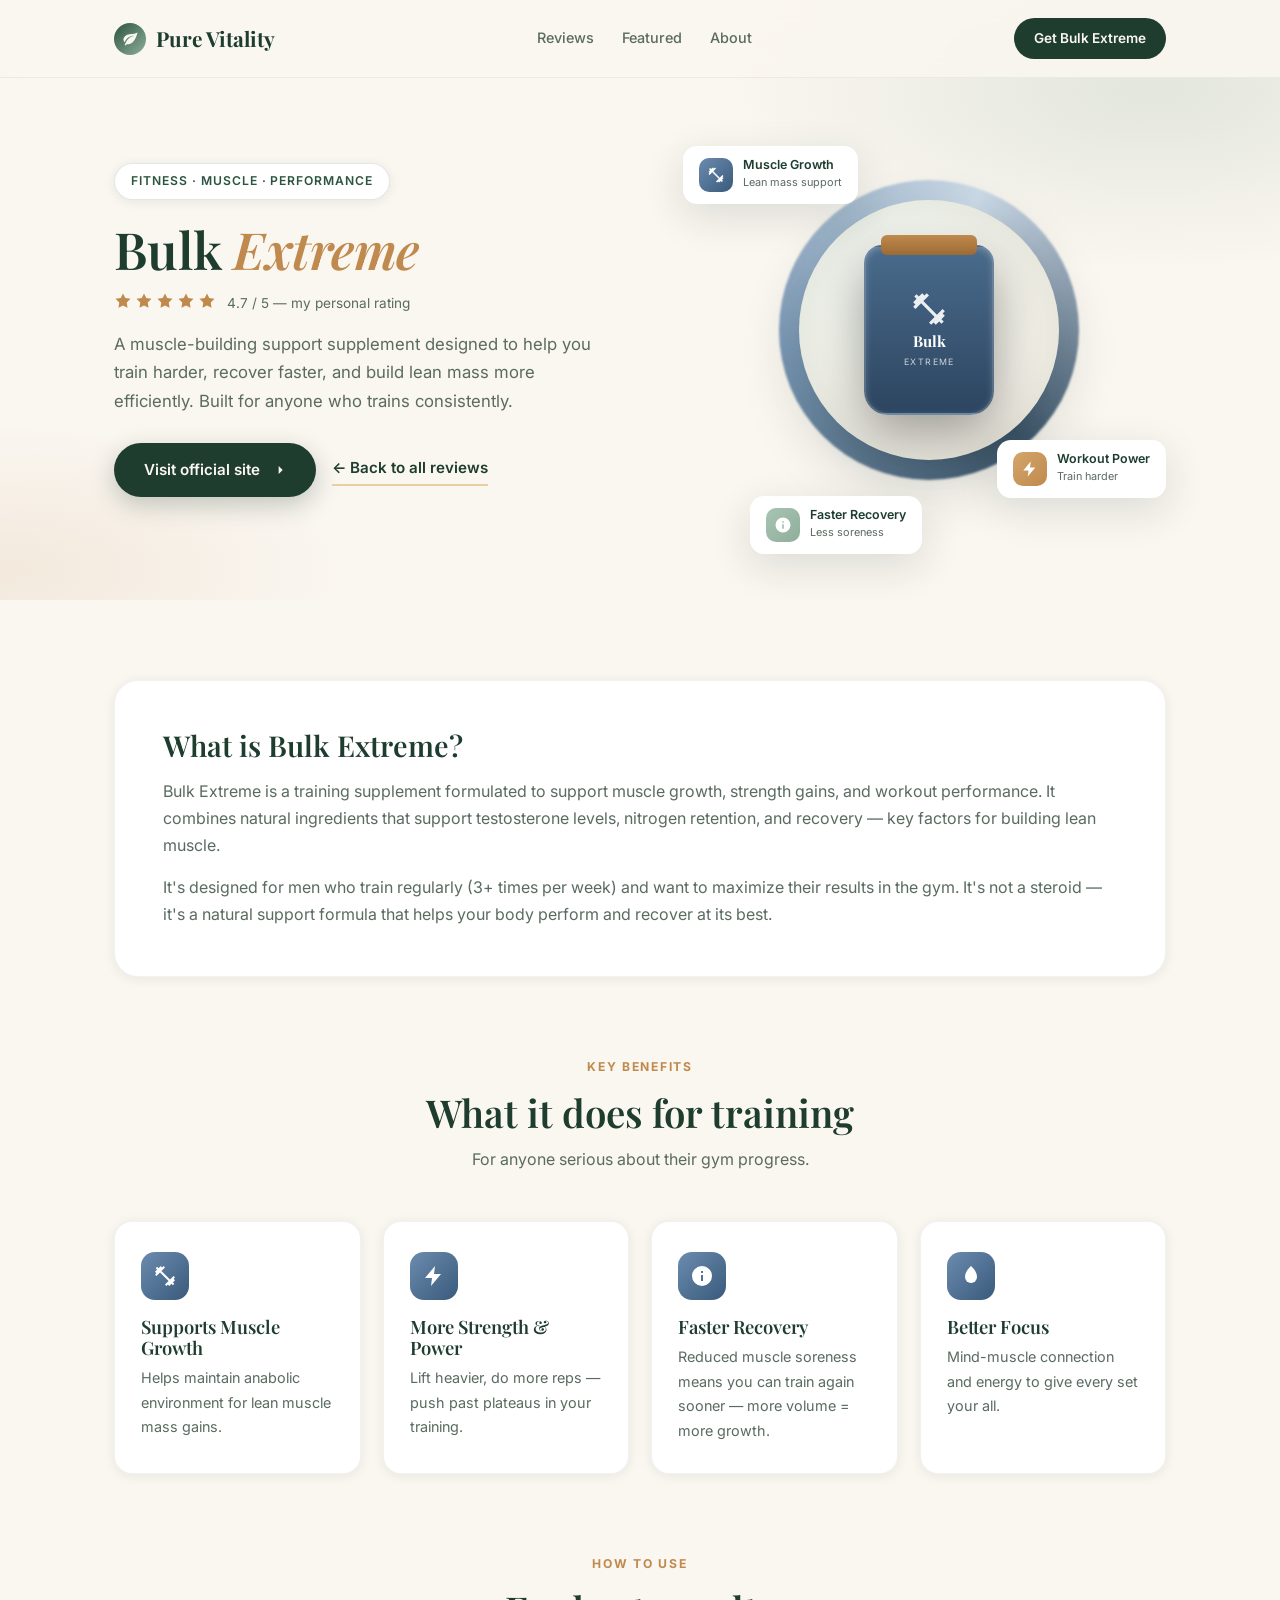
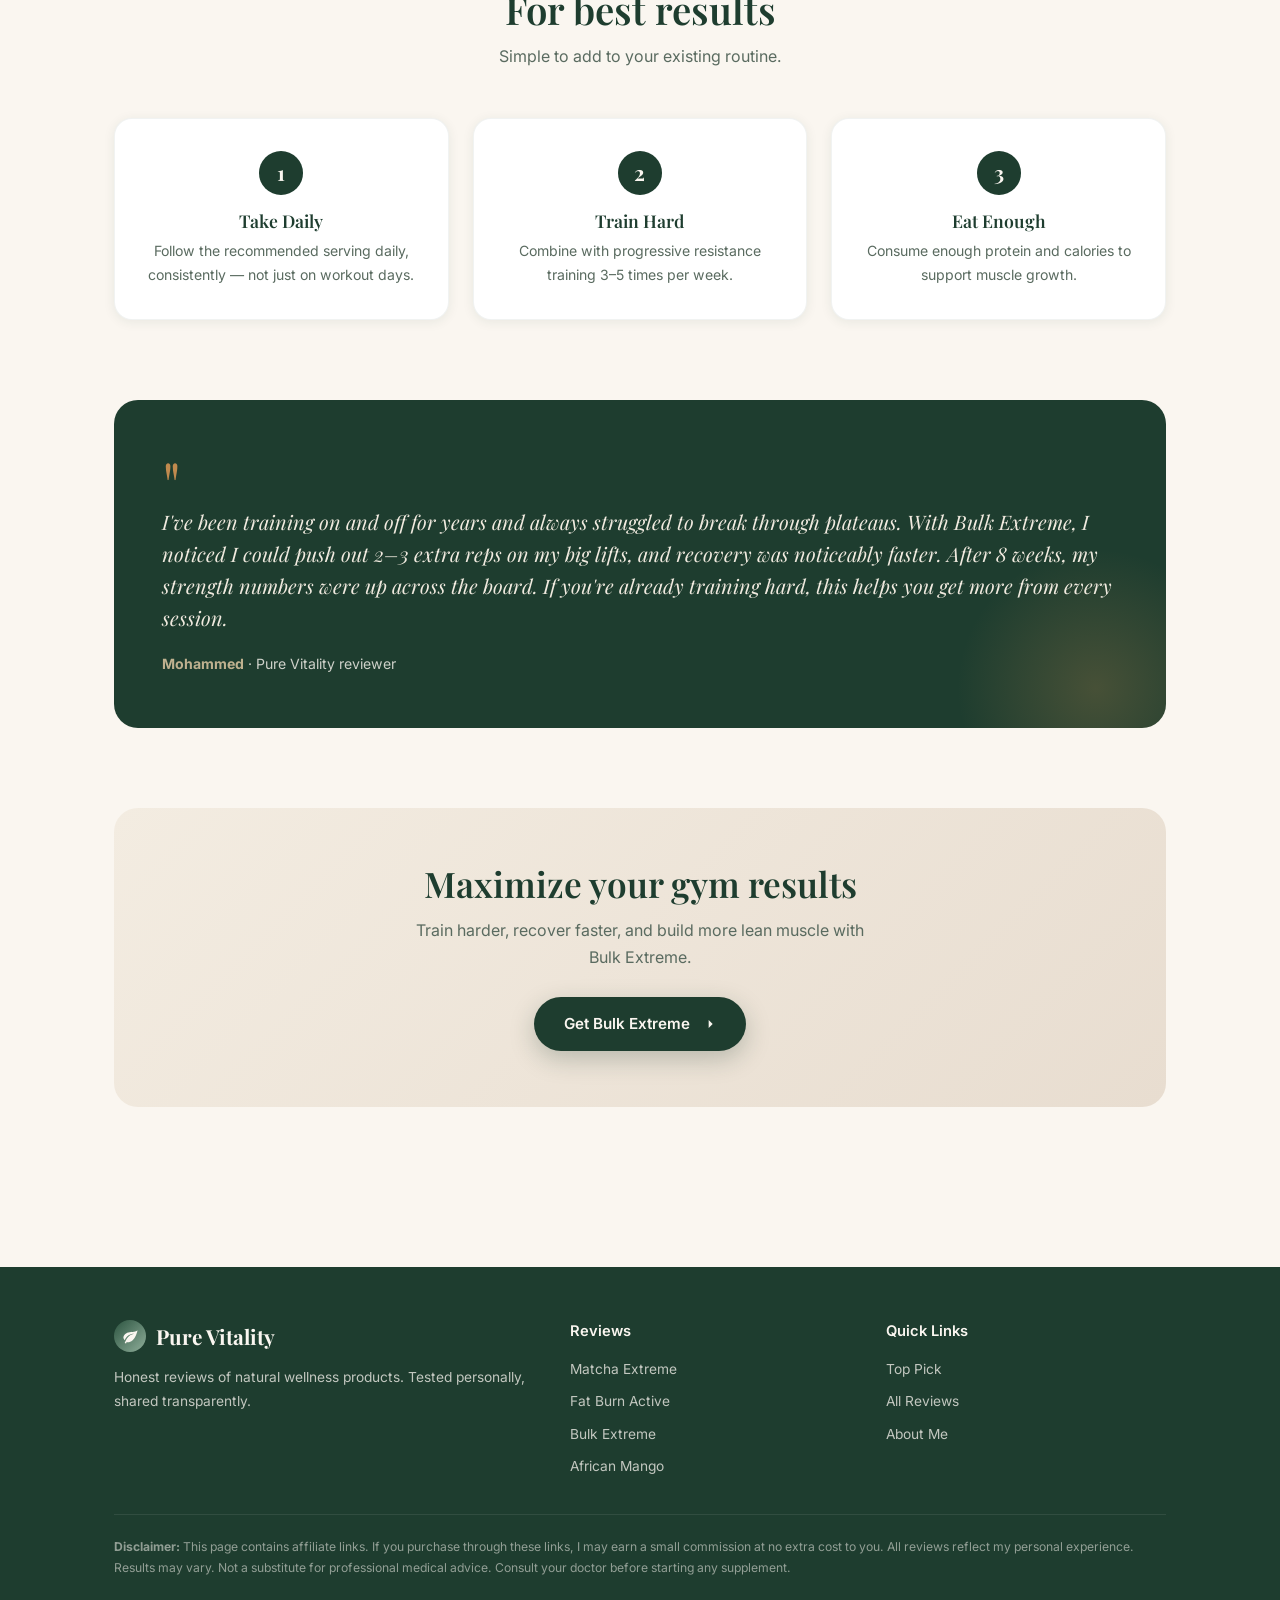
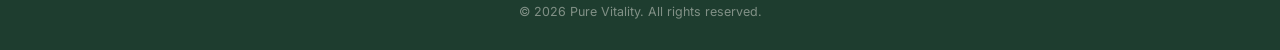
<file: bulk-extreme.html>
<!DOCTYPE html>
<html lang="en">
<head>
<meta charset="UTF-8">
<meta name="viewport" content="width=device-width, initial-scale=1.0">
<title>Bulk Extreme Review — Muscle Building & Workout Support | Pure Vitality</title>
<meta name="description" content="My honest review of Bulk Extreme — supports muscle growth, workout performance, and recovery for anyone training consistently.">
<link rel="preconnect" href="https://fonts.googleapis.com">
<link rel="preconnect" href="https://fonts.gstatic.com" crossorigin>
<link href="https://fonts.googleapis.com/css2?family=Playfair+Display:ital,wght@0,400;0,600;0,700;1,400&family=Inter:wght@300;400;500;600;700&display=swap" rel="stylesheet">
<link rel="stylesheet" href="style.css">
</head>
<body>

<nav>
  <div class="wrap nav-inner">
    <a href="index.html" class="logo"><span class="logo-mark"><svg viewBox="0 0 24 24"><path d="M17 8C8 10 5.9 16.17 3.82 21.34l1.89.66.95-2.3c.48.17.98.3 1.34.3C19 20 22 3 22 3c-1 2-8 2.25-13 3.25S2 11.5 2 13.5s1.75 3.75 1.75 3.75C7 8 17 8 17 8z"/></svg></span>Pure Vitality</a>
    <div class="nav-links"><a href="index.html#reviews">Reviews</a><a href="index.html#featured">Featured</a><a href="index.html#about">About</a></div>
    <a href="https://nplink.net/abc4f189?subid=github-bulk" class="nav-cta" target="_blank" rel="noopener">Get Bulk Extreme</a>
  </div>
</nav>

<header class="p-hero">
  <div class="wrap p-hero-grid">
    <div>
      <span class="p-cat">Fitness · Muscle · Performance</span>
      <h1>Bulk <em>Extreme</em></h1>
      <div class="stars">
        <svg viewBox="0 0 24 24"><path d="M12 2l3 6 7 1-5 5 1 7-6-3-6 3 1-7-5-5 7-1z"/></svg>
        <svg viewBox="0 0 24 24"><path d="M12 2l3 6 7 1-5 5 1 7-6-3-6 3 1-7-5-5 7-1z"/></svg>
        <svg viewBox="0 0 24 24"><path d="M12 2l3 6 7 1-5 5 1 7-6-3-6 3 1-7-5-5 7-1z"/></svg>
        <svg viewBox="0 0 24 24"><path d="M12 2l3 6 7 1-5 5 1 7-6-3-6 3 1-7-5-5 7-1z"/></svg>
        <svg viewBox="0 0 24 24"><path d="M12 2l3 6 7 1-5 5 1 7-6-3-6 3 1-7-5-5 7-1z"/></svg>
        <span class="rating-text">4.7 / 5 — my personal rating</span>
      </div>
      <p class="lead">A muscle-building support supplement designed to help you train harder, recover faster, and build lean mass more efficiently. Built for anyone who trains consistently.</p>
      <div class="p-ctas">
        <a href="https://nplink.net/abc4f189?subid=github-bulk" class="btn-primary" target="_blank" rel="noopener">Visit official site <svg viewBox="0 0 24 24"><path d="M5 12h14M13 6l6 6-6 6"/></svg></a>
        <a href="index.html" class="btn-ghost">← Back to all reviews</a>
      </div>
    </div>
    <div class="p-visual">
      <div class="p-ring bulk"></div>
      <div class="p-ring-inner"><div class="jar bulk"><svg viewBox="0 0 24 24"><path d="M20.57 14.86L22 13.43 20.57 12 17 15.57 8.43 7 12 3.43 10.57 2 9.14 3.43 7.71 2 5.57 4.14 4.14 2.71 2.71 4.14l1.43 1.43L2 7.71l1.43 1.43L2 10.57 3.43 12 7 8.43 15.57 17 12 20.57 13.43 22l1.43-1.43L16.29 22l2.14-2.14 1.43 1.43 1.43-1.43-1.43-1.43L22 16.29z"/></svg><div class="jt">Bulk</div><div class="js">Extreme</div></div></div>
      <div class="float-card fc1"><span class="ic" style="background:linear-gradient(135deg,#6b8cae,#3a5a7c)"><svg viewBox="0 0 24 24"><path d="M20.57 14.86L22 13.43 20.57 12 17 15.57 8.43 7 12 3.43 10.57 2 9.14 3.43 7.71 2 5.57 4.14 4.14 2.71 2.71 4.14l1.43 1.43L2 7.71l1.43 1.43L2 10.57 3.43 12 7 8.43 15.57 17 12 20.57 13.43 22l1.43-1.43L16.29 22l2.14-2.14 1.43 1.43 1.43-1.43-1.43-1.43L22 16.29z"/></svg></span><div><div class="t">Muscle Growth</div><div class="s">Lean mass support</div></div></div>
      <div class="float-card fc2"><span class="ic" style="background:linear-gradient(135deg,#d4a56a,#c08a4e)"><svg viewBox="0 0 24 24"><path d="M13 2L3 14h7l-1 8 10-12h-7l1-8z"/></svg></span><div><div class="t">Workout Power</div><div class="s">Train harder</div></div></div>
      <div class="float-card fc3"><span class="ic" style="background:linear-gradient(135deg,#a8c4b4,#8fae9a)"><svg viewBox="0 0 24 24"><path d="M12 2a10 10 0 100 20 10 10 0 000-20zm1 15h-2v-6h2v6zm0-8h-2V7h2v2z"/></svg></span><div><div class="t">Faster Recovery</div><div class="s">Less soreness</div></div></div>
    </div>
  </div>
</header>

<section class="section">
  <div class="wrap">
    <div class="what-is reveal">
      <h2>What is Bulk Extreme?</h2>
      <p>Bulk Extreme is a training supplement formulated to support muscle growth, strength gains, and workout performance. It combines natural ingredients that support testosterone levels, nitrogen retention, and recovery — key factors for building lean muscle.</p>
      <p>It's designed for men who train regularly (3+ times per week) and want to maximize their results in the gym. It's not a steroid — it's a natural support formula that helps your body perform and recover at its best.</p>
    </div>
  </div>
</section>

<section class="section" style="padding-top:0">
  <div class="wrap">
    <div class="sec-head reveal"><div class="kicker">Key Benefits</div><h2>What it does for training</h2><p>For anyone serious about their gym progress.</p></div>
    <div class="benefits">
      <div class="bcard reveal"><div class="bic" style="background:linear-gradient(135deg,#6b8cae,#3a5a7c)"><svg viewBox="0 0 24 24"><path d="M20.57 14.86L22 13.43 20.57 12 17 15.57 8.43 7 12 3.43 10.57 2 9.14 3.43 7.71 2 5.57 4.14 4.14 2.71 2.71 4.14l1.43 1.43L2 7.71l1.43 1.43L2 10.57 3.43 12 7 8.43 15.57 17 12 20.57 13.43 22l1.43-1.43L16.29 22l2.14-2.14 1.43 1.43 1.43-1.43-1.43-1.43L22 16.29z"/></svg></div><h3>Supports Muscle Growth</h3><p>Helps maintain anabolic environment for lean muscle mass gains.</p></div>
      <div class="bcard reveal"><div class="bic" style="background:linear-gradient(135deg,#6b8cae,#3a5a7c)"><svg viewBox="0 0 24 24"><path d="M13 2L3 14h7l-1 8 10-12h-7l1-8z"/></svg></div><h3>More Strength & Power</h3><p>Lift heavier, do more reps — push past plateaus in your training.</p></div>
      <div class="bcard reveal"><div class="bic" style="background:linear-gradient(135deg,#6b8cae,#3a5a7c)"><svg viewBox="0 0 24 24"><path d="M12 2a10 10 0 100 20 10 10 0 000-20zm1 15h-2v-6h2v6zm0-8h-2V7h2v2z"/></svg></div><h3>Faster Recovery</h3><p>Reduced muscle soreness means you can train again sooner — more volume = more growth.</p></div>
      <div class="bcard reveal"><div class="bic" style="background:linear-gradient(135deg,#6b8cae,#3a5a7c)"><svg viewBox="0 0 24 24"><path d="M12 2C8 6 6 9 6 13a6 6 0 0012 0c0-4-2-7-6-11z"/></svg></div><h3>Better Focus</h3><p>Mind-muscle connection and energy to give every set your all.</p></div>
    </div>
  </div>
</section>

<section class="section" style="padding-top:0">
  <div class="wrap">
    <div class="sec-head reveal"><div class="kicker">How to Use</div><h2>For best results</h2><p>Simple to add to your existing routine.</p></div>
    <div class="steps">
      <div class="step reveal"><div class="step-num">1</div><h3>Take Daily</h3><p>Follow the recommended serving daily, consistently — not just on workout days.</p></div>
      <div class="step reveal"><div class="step-num">2</div><h3>Train Hard</h3><p>Combine with progressive resistance training 3–5 times per week.</p></div>
      <div class="step reveal"><div class="step-num">3</div><h3>Eat Enough</h3><p>Consume enough protein and calories to support muscle growth.</p></div>
    </div>
  </div>
</section>

<section class="section" style="padding-top:0">
  <div class="wrap">
    <div class="experience reveal">
      <div class="qmark">"</div>
      <blockquote>I've been training on and off for years and always struggled to break through plateaus. With Bulk Extreme, I noticed I could push out 2–3 extra reps on my big lifts, and recovery was noticeably faster. After 8 weeks, my strength numbers were up across the board. If you're already training hard, this helps you get more from every session.</blockquote>
      <div class="who"><strong>Mohammed</strong> · Pure Vitality reviewer</div>
    </div>
  </div>
</section>

<section class="section" style="padding-top:0">
  <div class="wrap">
    <div class="cta-banner reveal">
      <h2>Maximize your gym results</h2>
      <p>Train harder, recover faster, and build more lean muscle with Bulk Extreme.</p>
      <a href="https://nplink.net/abc4f189?subid=github-bulk" class="btn-primary" target="_blank" rel="noopener">Get Bulk Extreme <svg viewBox="0 0 24 24"><path d="M5 12h14M13 6l6 6-6 6"/></svg></a>
    </div>
  </div>
</section>

<footer>
  <div class="wrap">
    <div class="foot-grid">
      <div><a href="index.html" class="logo"><span class="logo-mark"><svg viewBox="0 0 24 24"><path d="M17 8C8 10 5.9 16.17 3.82 21.34l1.89.66.95-2.3c.48.17.98.3 1.34.3C19 20 22 3 22 3c-1 2-8 2.25-13 3.25S2 11.5 2 13.5s1.75 3.75 1.75 3.75C7 8 17 8 17 8z"/></svg></span>Pure Vitality</a><p>Honest reviews of natural wellness products. Tested personally, shared transparently.</p></div>
      <div><h4>Reviews</h4><ul><li><a href="matcha-extreme.html">Matcha Extreme</a></li><li><a href="fat-burn-active.html">Fat Burn Active</a></li><li><a href="bulk-extreme.html">Bulk Extreme</a></li><li><a href="african-mango.html">African Mango</a></li></ul></div>
      <div><h4>Quick Links</h4><ul><li><a href="index.html#featured">Top Pick</a></li><li><a href="index.html#reviews">All Reviews</a></li><li><a href="index.html#about">About Me</a></li></ul></div>
    </div>
    <div class="disclaimer"><strong>Disclaimer:</strong> This page contains affiliate links. If you purchase through these links, I may earn a small commission at no extra cost to you. All reviews reflect my personal experience. Results may vary. Not a substitute for professional medical advice. Consult your doctor before starting any supplement.</div>
    <div class="copyright">© 2026 Pure Vitality. All rights reserved.</div>
  </div>
</footer>

<script>
const io=new IntersectionObserver(e=>{e.forEach(x=>{if(x.isIntersecting){x.target.classList.add('in');io.unobserve(x.target)}})},{threshold:.12});
document.querySelectorAll('.reveal').forEach(el=>io.observe(el));
const nav=document.querySelector('nav');
window.addEventListener('scroll',()=>{nav.style.boxShadow=window.scrollY>20?'0 4px 20px rgba(30,61,47,.1)':'none'},{passive:true});
</script>
</body>
</html>
</file>
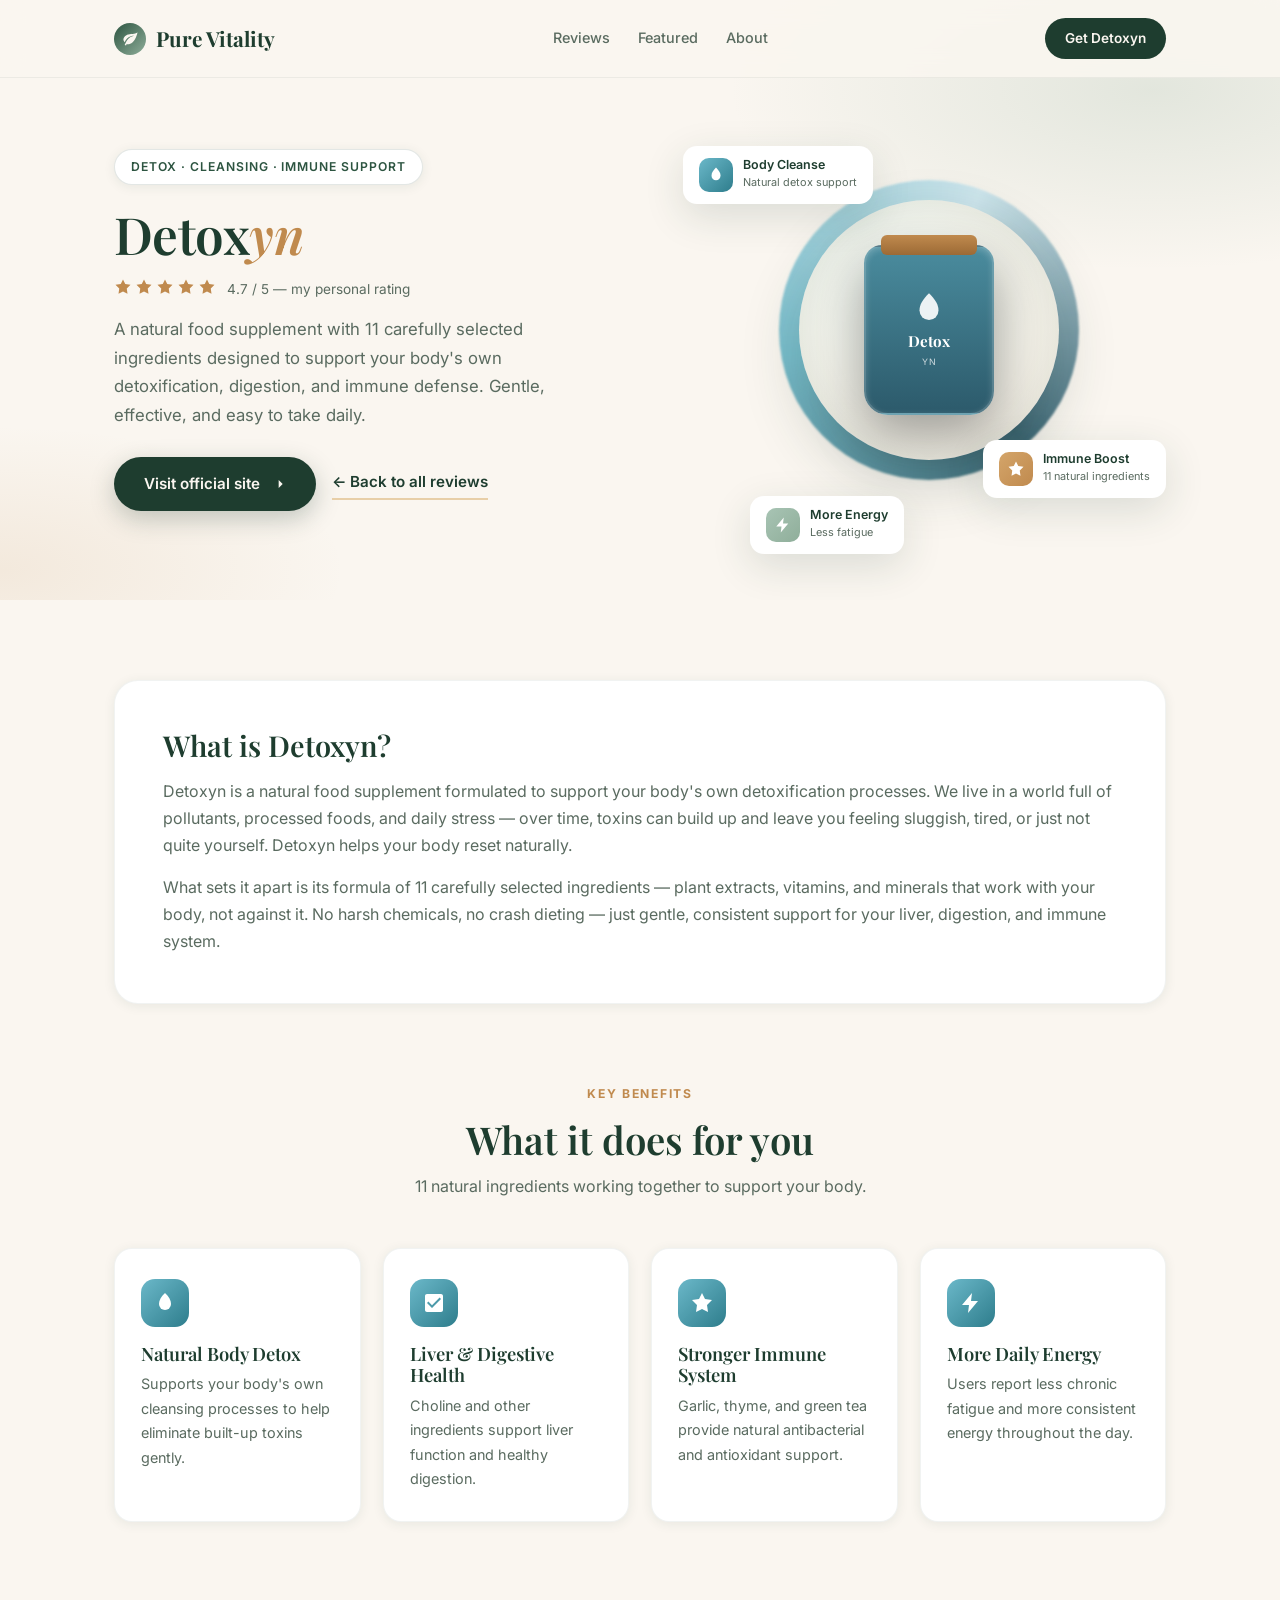
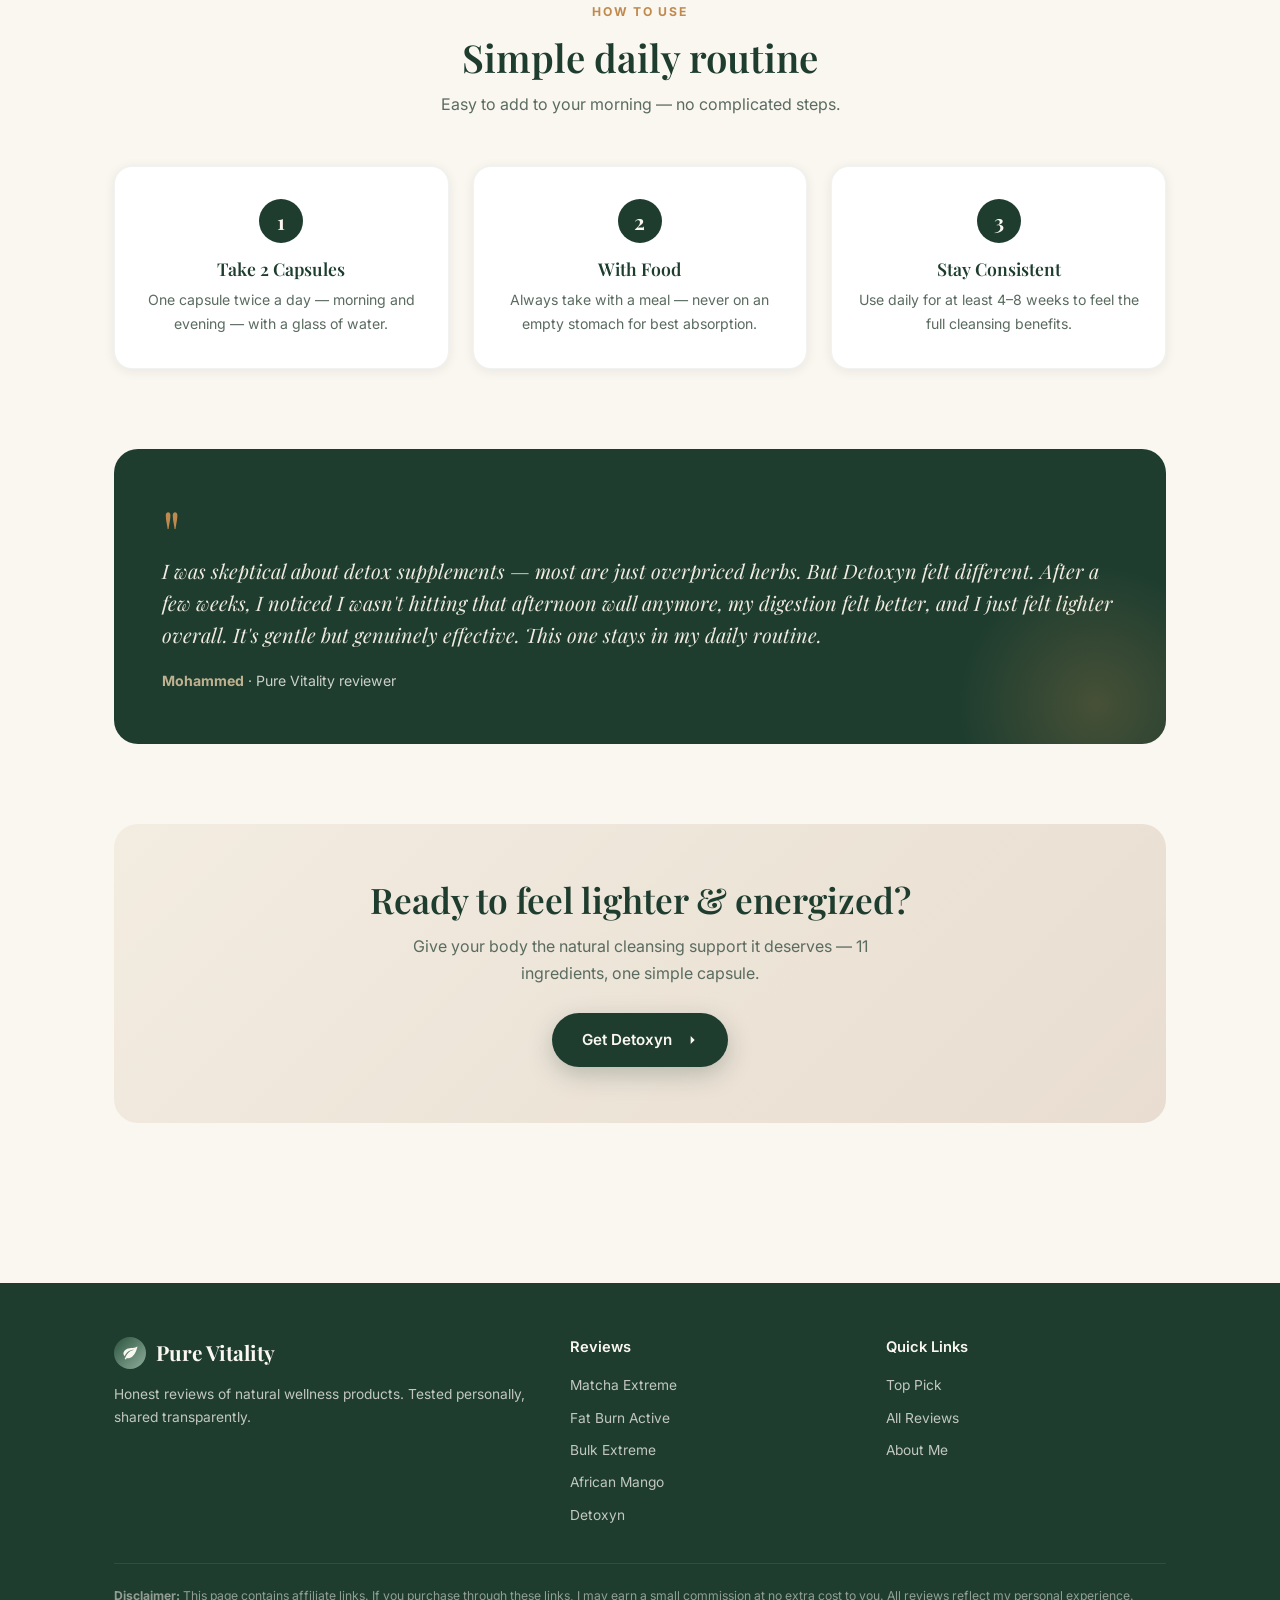
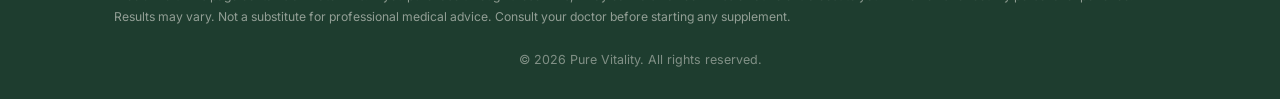
<file: detoxyn.html>
<!DOCTYPE html>
<html lang="en">
<head>
<meta charset="UTF-8">
<meta name="viewport" content="width=device-width, initial-scale=1.0">
<title>Detoxyn Review — Natural Body Cleansing & Immune Support | Pure Vitality</title>
<meta name="description" content="My honest review of Detoxyn — natural body cleansing, liver support, and immune defense with 11 carefully selected ingredients.">
<link rel="preconnect" href="https://fonts.googleapis.com">
<link rel="preconnect" href="https://fonts.gstatic.com" crossorigin>
<link href="https://fonts.googleapis.com/css2?family=Playfair+Display:ital,wght@0,400;0,600;0,700;1,400&family=Inter:wght@300;400;500;600;700&display=swap" rel="stylesheet">
<link rel="stylesheet" href="style.css">
<style>
  /* Detoxyn-specific colors — embedded so no style.css edits needed */
  .jar.detoxyn{background:linear-gradient(180deg,#4a8c9e,#2c5a6b)}
  .p-ring.detoxyn{background:conic-gradient(from 140deg,#2c5a6b,#6bb8c9,#c9e4ec,#2c5a6b)}
  .bcard.detox .bic{background:linear-gradient(135deg,#6bb8c9,#2e7d8c)}
</style>
</head>
<body>

<nav>
  <div class="wrap nav-inner">
    <a href="index.html" class="logo"><span class="logo-mark"><svg viewBox="0 0 24 24"><path d="M17 8C8 10 5.9 16.17 3.82 21.34l1.89.66.95-2.3c.48.17.98.3 1.34.3C19 20 22 3 22 3c-1 2-8 2.25-13 3.25S2 11.5 2 13.5s1.75 3.75 1.75 3.75C7 8 17 8 17 8z"/></svg></span>Pure Vitality</a>
    <div class="nav-links"><a href="index.html#reviews">Reviews</a><a href="index.html#featured">Featured</a><a href="index.html#about">About</a></div>
    <a href="https://nplink.net/wcti9i8b?subid=github-detoxyn" class="nav-cta" target="_blank" rel="noopener">Get Detoxyn</a>
  </div>
</nav>

<header class="p-hero">
  <div class="wrap p-hero-grid">
    <div>
      <span class="p-cat">Detox · Cleansing · Immune Support</span>
      <h1>Detox<em>yn</em></h1>
      <div class="stars">
        <svg viewBox="0 0 24 24"><path d="M12 2l3 6 7 1-5 5 1 7-6-3-6 3 1-7-5-5 7-1z"/></svg>
        <svg viewBox="0 0 24 24"><path d="M12 2l3 6 7 1-5 5 1 7-6-3-6 3 1-7-5-5 7-1z"/></svg>
        <svg viewBox="0 0 24 24"><path d="M12 2l3 6 7 1-5 5 1 7-6-3-6 3 1-7-5-5 7-1z"/></svg>
        <svg viewBox="0 0 24 24"><path d="M12 2l3 6 7 1-5 5 1 7-6-3-6 3 1-7-5-5 7-1z"/></svg>
        <svg viewBox="0 0 24 24"><path d="M12 2l3 6 7 1-5 5 1 7-6-3-6 3 1-7-5-5 7-1z"/></svg>
        <span class="rating-text">4.7 / 5 — my personal rating</span>
      </div>
      <p class="lead">A natural food supplement with 11 carefully selected ingredients designed to support your body's own detoxification, digestion, and immune defense. Gentle, effective, and easy to take daily.</p>
      <div class="p-ctas">
        <a href="https://nplink.net/wcti9i8b?subid=github-detoxyn" class="btn-primary" target="_blank" rel="noopener">Visit official site <svg viewBox="0 0 24 24"><path d="M5 12h14M13 6l6 6-6 6"/></svg></a>
        <a href="index.html" class="btn-ghost">← Back to all reviews</a>
      </div>
    </div>
    <div class="p-visual">
      <div class="p-ring detoxyn"></div>
      <div class="p-ring-inner"><div class="jar detoxyn"><svg viewBox="0 0 24 24"><path d="M12 2C8 6 6 9 6 13a6 6 0 0012 0c0-4-2-7-6-11z"/></svg><div class="jt">Detox</div><div class="js">yn</div></div></div>
      <div class="float-card fc1"><span class="ic" style="background:linear-gradient(135deg,#6bb8c9,#2e7d8c)"><svg viewBox="0 0 24 24"><path d="M12 2C8 6 6 9 6 13a6 6 0 0012 0c0-4-2-7-6-11z"/></svg></span><div><div class="t">Body Cleanse</div><div class="s">Natural detox support</div></div></div>
      <div class="float-card fc2"><span class="ic" style="background:linear-gradient(135deg,#d4a56a,#c08a4e)"><svg viewBox="0 0 24 24"><path d="M12 2l3 6 7 1-5 5 1 7-6-3-6 3 1-7-5-5 7-1z"/></svg></span><div><div class="t">Immune Boost</div><div class="s">11 natural ingredients</div></div></div>
      <div class="float-card fc3"><span class="ic" style="background:linear-gradient(135deg,#a8c4b4,#8fae9a)"><svg viewBox="0 0 24 24"><path d="M13 2L3 14h7l-1 8 10-12h-7l1-8z"/></svg></span><div><div class="t">More Energy</div><div class="s">Less fatigue</div></div></div>
    </div>
  </div>
</header>

<section class="section">
  <div class="wrap">
    <div class="what-is reveal">
      <h2>What is Detoxyn?</h2>
      <p>Detoxyn is a natural food supplement formulated to support your body's own detoxification processes. We live in a world full of pollutants, processed foods, and daily stress — over time, toxins can build up and leave you feeling sluggish, tired, or just not quite yourself. Detoxyn helps your body reset naturally.</p>
      <p>What sets it apart is its formula of 11 carefully selected ingredients — plant extracts, vitamins, and minerals that work with your body, not against it. No harsh chemicals, no crash dieting — just gentle, consistent support for your liver, digestion, and immune system.</p>
    </div>
  </div>
</section>

<section class="section" style="padding-top:0">
  <div class="wrap">
    <div class="sec-head reveal"><div class="kicker">Key Benefits</div><h2>What it does for you</h2><p>11 natural ingredients working together to support your body.</p></div>
    <div class="benefits">
      <div class="bcard detox reveal"><div class="bic"><svg viewBox="0 0 24 24"><path d="M12 2C8 6 6 9 6 13a6 6 0 0012 0c0-4-2-7-6-11z"/></svg></div><h3>Natural Body Detox</h3><p>Supports your body's own cleansing processes to help eliminate built-up toxins gently.</p></div>
      <div class="bcard detox reveal"><div class="bic"><svg viewBox="0 0 24 24"><path d="M19 3H5c-1.1 0-2 .9-2 2v14c0 1.1.9 2 2 2h14c1.1 0 2-.9 2-2V5c0-1.1-.9-2-2-2zm-9 14l-5-5 1.4-1.4L10 14.2l7.6-7.6L19 8l-9 9z"/></svg></div><h3>Liver & Digestive Health</h3><p>Choline and other ingredients support liver function and healthy digestion.</p></div>
      <div class="bcard detox reveal"><div class="bic"><svg viewBox="0 0 24 24"><path d="M12 2l3 6 7 1-5 5 1 7-6-3-6 3 1-7-5-5 7-1z"/></svg></div><h3>Stronger Immune System</h3><p>Garlic, thyme, and green tea provide natural antibacterial and antioxidant support.</p></div>
      <div class="bcard detox reveal"><div class="bic"><svg viewBox="0 0 24 24"><path d="M13 2L3 14h7l-1 8 10-12h-7l1-8z"/></svg></div><h3>More Daily Energy</h3><p>Users report less chronic fatigue and more consistent energy throughout the day.</p></div>
    </div>
  </div>
</section>

<section class="section" style="padding-top:0">
  <div class="wrap">
    <div class="sec-head reveal"><div class="kicker">How to Use</div><h2>Simple daily routine</h2><p>Easy to add to your morning — no complicated steps.</p></div>
    <div class="steps">
      <div class="step reveal"><div class="step-num">1</div><h3>Take 2 Capsules</h3><p>One capsule twice a day — morning and evening — with a glass of water.</p></div>
      <div class="step reveal"><div class="step-num">2</div><h3>With Food</h3><p>Always take with a meal — never on an empty stomach for best absorption.</p></div>
      <div class="step reveal"><div class="step-num">3</div><h3>Stay Consistent</h3><p>Use daily for at least 4–8 weeks to feel the full cleansing benefits.</p></div>
    </div>
  </div>
</section>

<section class="section" style="padding-top:0">
  <div class="wrap">
    <div class="experience reveal">
      <div class="qmark">"</div>
      <blockquote>I was skeptical about detox supplements — most are just overpriced herbs. But Detoxyn felt different. After a few weeks, I noticed I wasn't hitting that afternoon wall anymore, my digestion felt better, and I just felt lighter overall. It's gentle but genuinely effective. This one stays in my daily routine.</blockquote>
      <div class="who"><strong>Mohammed</strong> · Pure Vitality reviewer</div>
    </div>
  </div>
</section>

<section class="section" style="padding-top:0">
  <div class="wrap">
    <div class="cta-banner reveal">
      <h2>Ready to feel lighter & energized?</h2>
      <p>Give your body the natural cleansing support it deserves — 11 ingredients, one simple capsule.</p>
      <a href="https://nplink.net/wcti9i8b?subid=github-detoxyn" class="btn-primary" target="_blank" rel="noopener">Get Detoxyn <svg viewBox="0 0 24 24"><path d="M5 12h14M13 6l6 6-6 6"/></svg></a>
    </div>
  </div>
</section>

<footer>
  <div class="wrap">
    <div class="foot-grid">
      <div><a href="index.html" class="logo"><span class="logo-mark"><svg viewBox="0 0 24 24"><path d="M17 8C8 10 5.9 16.17 3.82 21.34l1.89.66.95-2.3c.48.17.98.3 1.34.3C19 20 22 3 22 3c-1 2-8 2.25-13 3.25S2 11.5 2 13.5s1.75 3.75 1.75 3.75C7 8 17 8 17 8z"/></svg></span>Pure Vitality</a><p>Honest reviews of natural wellness products. Tested personally, shared transparently.</p></div>
      <div><h4>Reviews</h4><ul><li><a href="matcha-extreme.html">Matcha Extreme</a></li><li><a href="fat-burn-active.html">Fat Burn Active</a></li><li><a href="bulk-extreme.html">Bulk Extreme</a></li><li><a href="african-mango.html">African Mango</a></li><li><a href="detoxyn.html">Detoxyn</a></li></ul></div>
      <div><h4>Quick Links</h4><ul><li><a href="index.html#featured">Top Pick</a></li><li><a href="index.html#reviews">All Reviews</a></li><li><a href="index.html#about">About Me</a></li></ul></div>
    </div>
    <div class="disclaimer"><strong>Disclaimer:</strong> This page contains affiliate links. If you purchase through these links, I may earn a small commission at no extra cost to you. All reviews reflect my personal experience. Results may vary. Not a substitute for professional medical advice. Consult your doctor before starting any supplement.</div>
    <div class="copyright">© 2026 Pure Vitality. All rights reserved.</div>
  </div>
</footer>

<script>
const io=new IntersectionObserver(e=>{e.forEach(x=>{if(x.isIntersecting){x.target.classList.add('in');io.unobserve(x.target)}})},{threshold:.12});
document.querySelectorAll('.reveal').forEach(el=>io.observe(el));
const nav=document.querySelector('nav');
window.addEventListener('scroll',()=>{nav.style.boxShadow=window.scrollY>20?'0 4px 20px rgba(30,61,47,.1)':'none'},{passive:true});
</script>
</body>
</html>
</file>
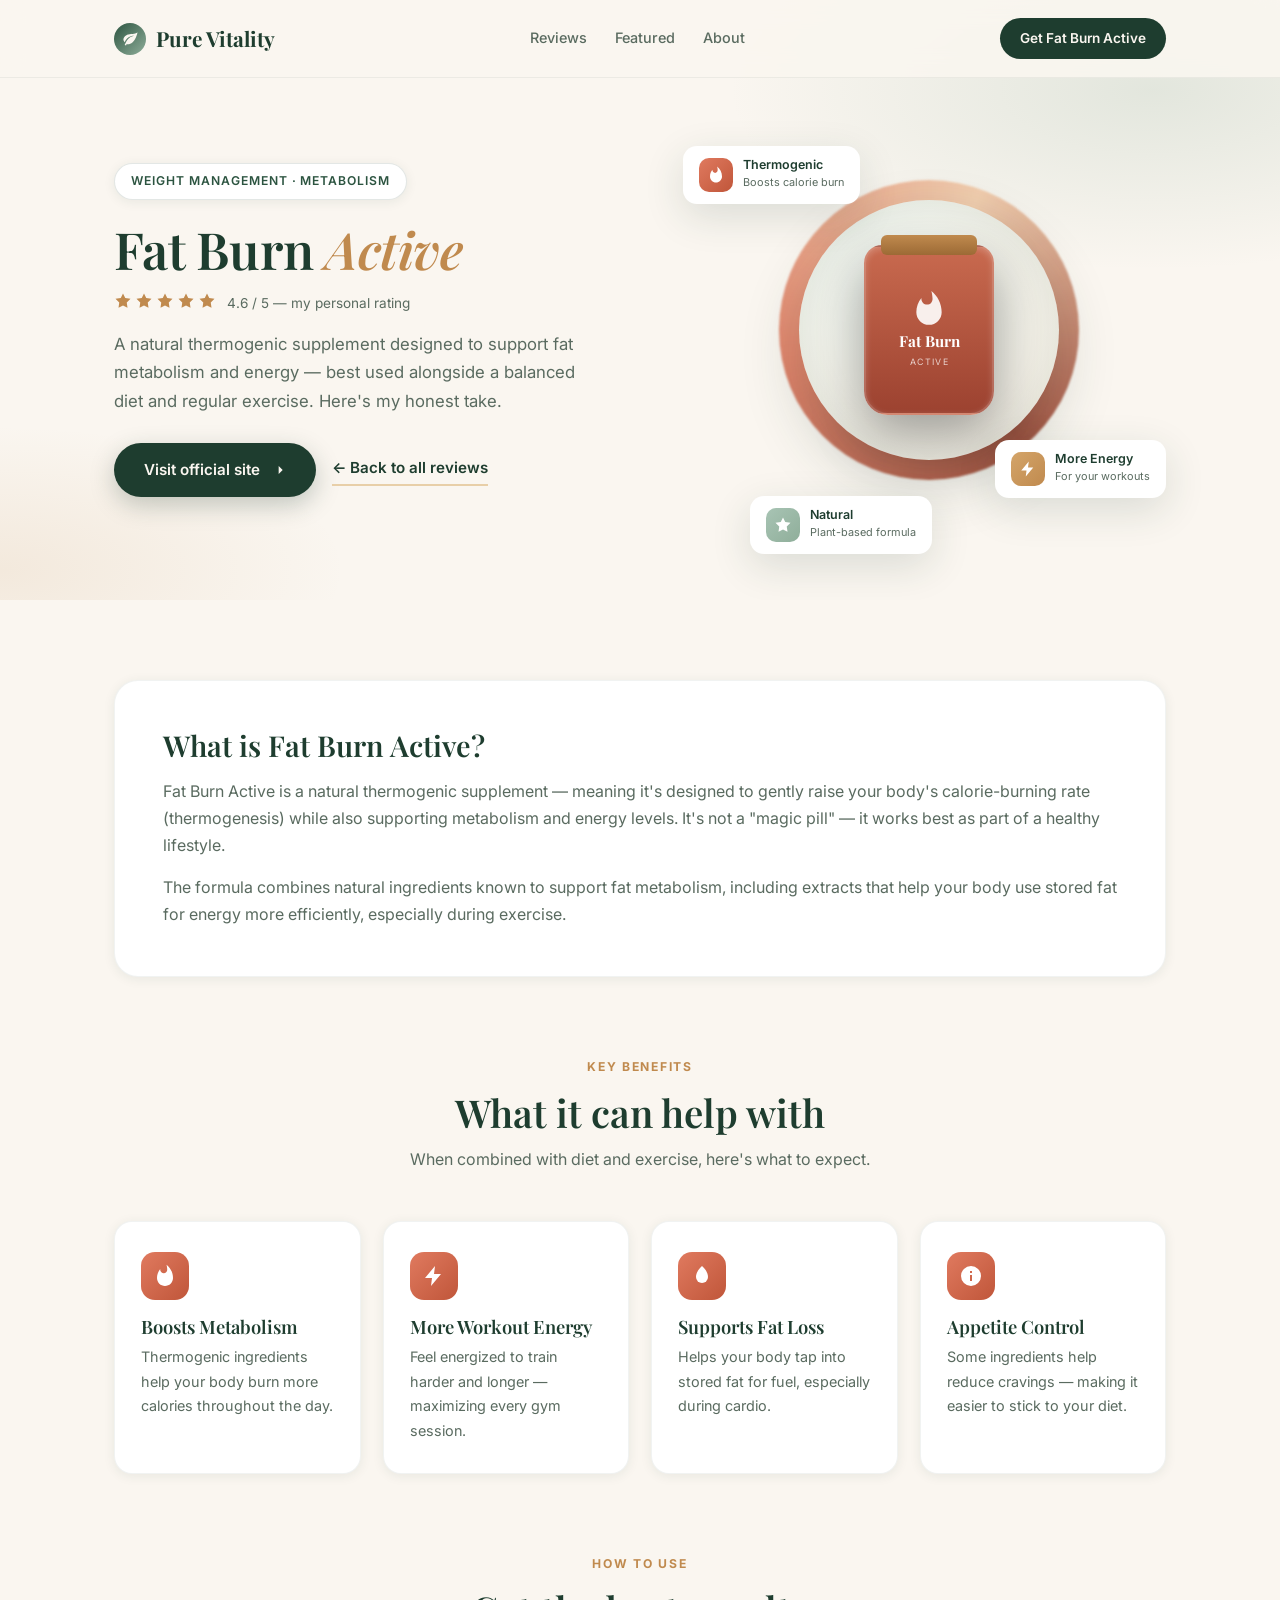
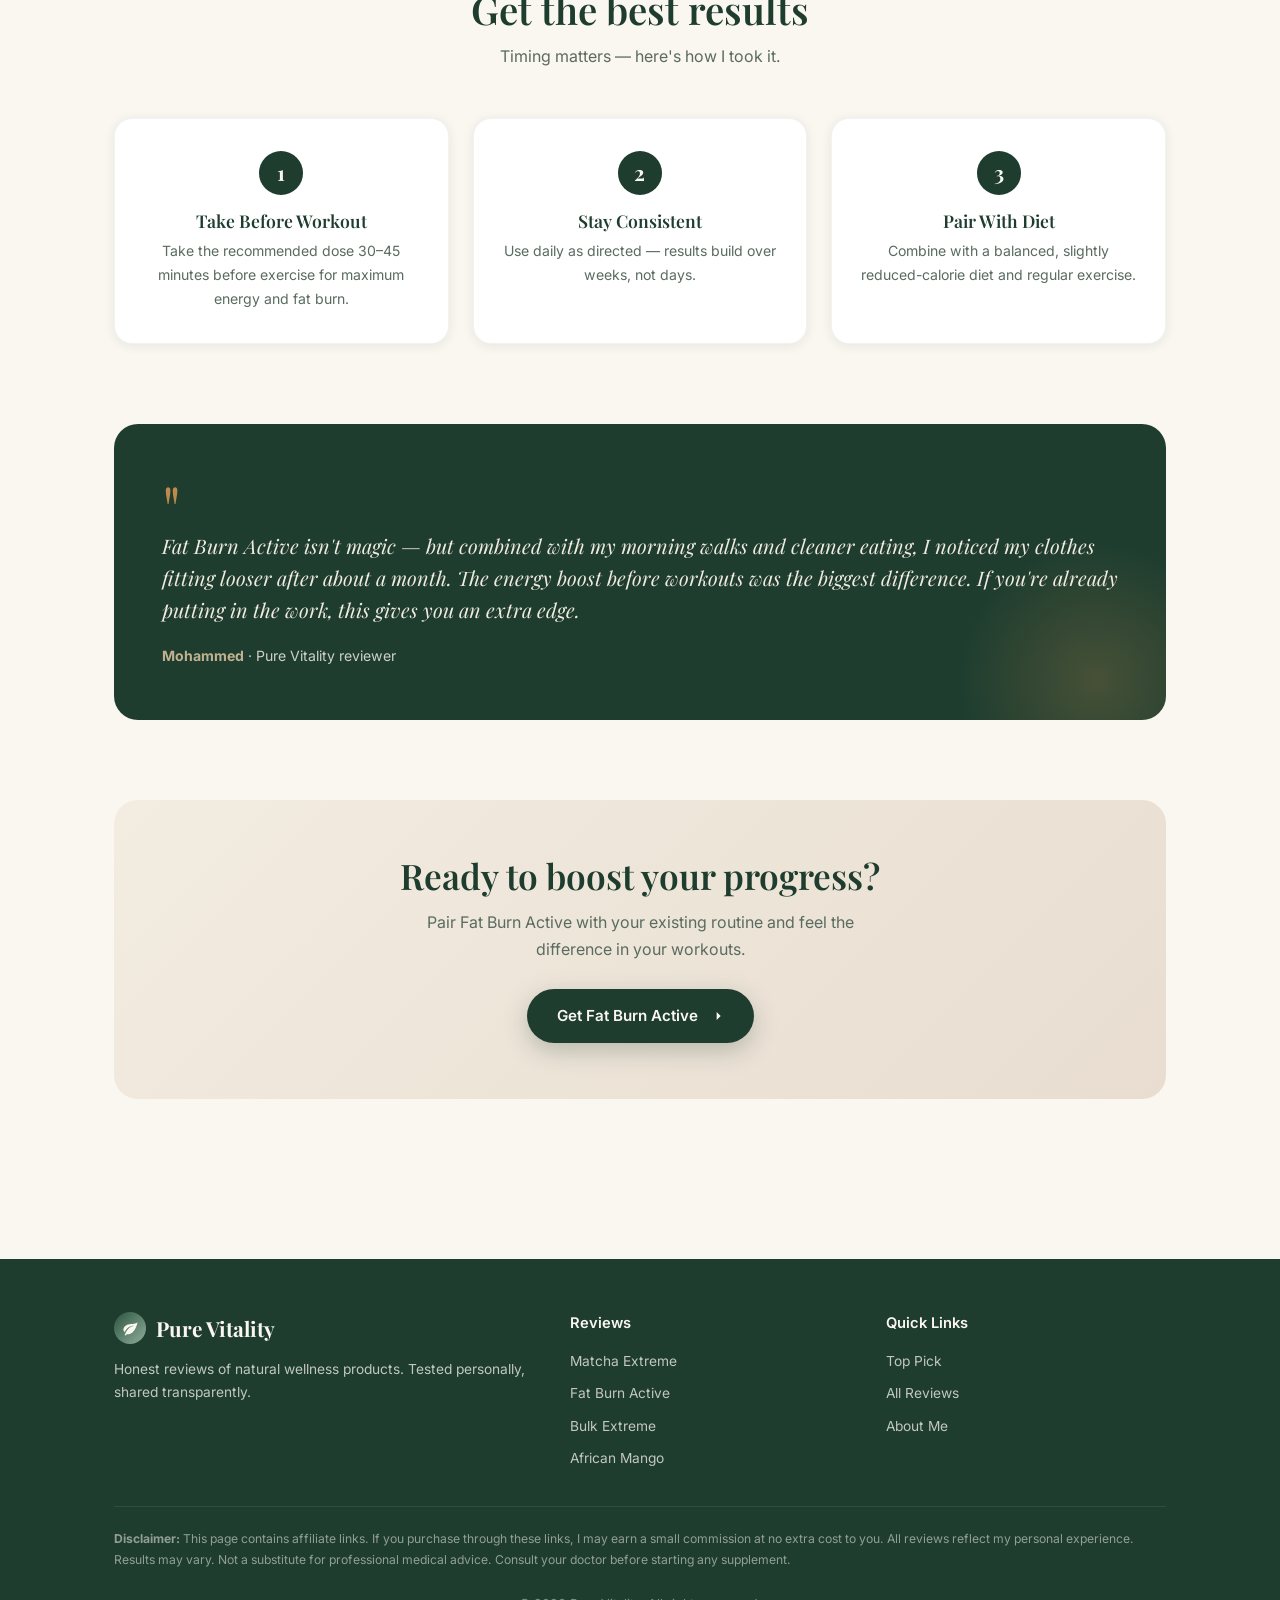
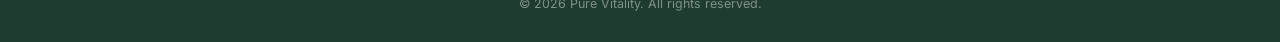
<file: fat-burn-active.html>
<!DOCTYPE html>
<html lang="en">
<head>
<meta charset="UTF-8">
<meta name="viewport" content="width=device-width, initial-scale=1.0">
<title>Fat Burn Active Review — Natural Weight Management Support | Pure Vitality</title>
<meta name="description" content="My honest review of Fat Burn Active — a natural thermogenic supplement supporting metabolism and fat burn alongside diet and exercise.">
<link rel="preconnect" href="https://fonts.googleapis.com">
<link rel="preconnect" href="https://fonts.gstatic.com" crossorigin>
<link href="https://fonts.googleapis.com/css2?family=Playfair+Display:ital,wght@0,400;0,600;0,700;1,400&family=Inter:wght@300;400;500;600;700&display=swap" rel="stylesheet">
<link rel="stylesheet" href="style.css">
</head>
<body>

<nav>
  <div class="wrap nav-inner">
    <a href="index.html" class="logo"><span class="logo-mark"><svg viewBox="0 0 24 24"><path d="M17 8C8 10 5.9 16.17 3.82 21.34l1.89.66.95-2.3c.48.17.98.3 1.34.3C19 20 22 3 22 3c-1 2-8 2.25-13 3.25S2 11.5 2 13.5s1.75 3.75 1.75 3.75C7 8 17 8 17 8z"/></svg></span>Pure Vitality</a>
    <div class="nav-links"><a href="index.html#reviews">Reviews</a><a href="index.html#featured">Featured</a><a href="index.html#about">About</a></div>
    <a href="https://nplink.net/jun7gnap?subid=github-fatburn" class="nav-cta" target="_blank" rel="noopener">Get Fat Burn Active</a>
  </div>
</nav>

<header class="p-hero">
  <div class="wrap p-hero-grid">
    <div>
      <span class="p-cat">Weight Management · Metabolism</span>
      <h1>Fat Burn <em>Active</em></h1>
      <div class="stars">
        <svg viewBox="0 0 24 24"><path d="M12 2l3 6 7 1-5 5 1 7-6-3-6 3 1-7-5-5 7-1z"/></svg>
        <svg viewBox="0 0 24 24"><path d="M12 2l3 6 7 1-5 5 1 7-6-3-6 3 1-7-5-5 7-1z"/></svg>
        <svg viewBox="0 0 24 24"><path d="M12 2l3 6 7 1-5 5 1 7-6-3-6 3 1-7-5-5 7-1z"/></svg>
        <svg viewBox="0 0 24 24"><path d="M12 2l3 6 7 1-5 5 1 7-6-3-6 3 1-7-5-5 7-1z"/></svg>
        <svg viewBox="0 0 24 24"><path d="M12 2l3 6 7 1-5 5 1 7-6-3-6 3 1-7-5-5 7-1z"/></svg>
        <span class="rating-text">4.6 / 5 — my personal rating</span>
      </div>
      <p class="lead">A natural thermogenic supplement designed to support fat metabolism and energy — best used alongside a balanced diet and regular exercise. Here's my honest take.</p>
      <div class="p-ctas">
        <a href="https://nplink.net/jun7gnap?subid=github-fatburn" class="btn-primary" target="_blank" rel="noopener">Visit official site <svg viewBox="0 0 24 24"><path d="M5 12h14M13 6l6 6-6 6"/></svg></a>
        <a href="index.html" class="btn-ghost">← Back to all reviews</a>
      </div>
    </div>
    <div class="p-visual">
      <div class="p-ring fatburn"></div>
      <div class="p-ring-inner"><div class="jar fatburn"><svg viewBox="0 0 24 24"><path d="M13.5.67s.74 2.65.74 4.8c0 2.06-1.35 3.73-3.41 3.73-2.07 0-3.63-1.67-3.63-3.73l.03-.36C5.21 7.51 4 10.62 4 14c0 4.42 3.58 8 8 8s8-3.58 8-8C20 8.61 17.41 3.8 13.5.67z"/></svg><div class="jt">Fat Burn</div><div class="js">Active</div></div></div>
      <div class="float-card fc1"><span class="ic" style="background:linear-gradient(135deg,#e07a5f,#c0563a)"><svg viewBox="0 0 24 24"><path d="M13.5.67s.74 2.65.74 4.8c0 2.06-1.35 3.73-3.41 3.73-2.07 0-3.63-1.67-3.63-3.73l.03-.36C5.21 7.51 4 10.62 4 14c0 4.42 3.58 8 8 8s8-3.58 8-8C20 8.61 17.41 3.8 13.5.67z"/></svg></span><div><div class="t">Thermogenic</div><div class="s">Boosts calorie burn</div></div></div>
      <div class="float-card fc2"><span class="ic" style="background:linear-gradient(135deg,#d4a56a,#c08a4e)"><svg viewBox="0 0 24 24"><path d="M13 2L3 14h7l-1 8 10-12h-7l1-8z"/></svg></span><div><div class="t">More Energy</div><div class="s">For your workouts</div></div></div>
      <div class="float-card fc3"><span class="ic" style="background:linear-gradient(135deg,#a8c4b4,#8fae9a)"><svg viewBox="0 0 24 24"><path d="M12 2l3 6 7 1-5 5 1 7-6-3-6 3 1-7-5-5 7-1z"/></svg></span><div><div class="t">Natural</div><div class="s">Plant-based formula</div></div></div>
    </div>
  </div>
</header>

<section class="section">
  <div class="wrap">
    <div class="what-is reveal">
      <h2>What is Fat Burn Active?</h2>
      <p>Fat Burn Active is a natural thermogenic supplement — meaning it's designed to gently raise your body's calorie-burning rate (thermogenesis) while also supporting metabolism and energy levels. It's not a "magic pill" — it works best as part of a healthy lifestyle.</p>
      <p>The formula combines natural ingredients known to support fat metabolism, including extracts that help your body use stored fat for energy more efficiently, especially during exercise.</p>
    </div>
  </div>
</section>

<section class="section" style="padding-top:0">
  <div class="wrap">
    <div class="sec-head reveal"><div class="kicker">Key Benefits</div><h2>What it can help with</h2><p>When combined with diet and exercise, here's what to expect.</p></div>
    <div class="benefits">
      <div class="bcard reveal"><div class="bic" style="background:linear-gradient(135deg,#e07a5f,#c0563a)"><svg viewBox="0 0 24 24"><path d="M13.5.67s.74 2.65.74 4.8c0 2.06-1.35 3.73-3.41 3.73-2.07 0-3.63-1.67-3.63-3.73l.03-.36C5.21 7.51 4 10.62 4 14c0 4.42 3.58 8 8 8s8-3.58 8-8C20 8.61 17.41 3.8 13.5.67z"/></svg></div><h3>Boosts Metabolism</h3><p>Thermogenic ingredients help your body burn more calories throughout the day.</p></div>
      <div class="bcard reveal"><div class="bic" style="background:linear-gradient(135deg,#e07a5f,#c0563a)"><svg viewBox="0 0 24 24"><path d="M13 2L3 14h7l-1 8 10-12h-7l1-8z"/></svg></div><h3>More Workout Energy</h3><p>Feel energized to train harder and longer — maximizing every gym session.</p></div>
      <div class="bcard reveal"><div class="bic" style="background:linear-gradient(135deg,#e07a5f,#c0563a)"><svg viewBox="0 0 24 24"><path d="M12 2C8 6 6 9 6 13a6 6 0 0012 0c0-4-2-7-6-11z"/></svg></div><h3>Supports Fat Loss</h3><p>Helps your body tap into stored fat for fuel, especially during cardio.</p></div>
      <div class="bcard reveal"><div class="bic" style="background:linear-gradient(135deg,#e07a5f,#c0563a)"><svg viewBox="0 0 24 24"><path d="M12 2a10 10 0 100 20 10 10 0 000-20zm1 15h-2v-6h2v6zm0-8h-2V7h2v2z"/></svg></div><h3>Appetite Control</h3><p>Some ingredients help reduce cravings — making it easier to stick to your diet.</p></div>
    </div>
  </div>
</section>

<section class="section" style="padding-top:0">
  <div class="wrap">
    <div class="sec-head reveal"><div class="kicker">How to Use</div><h2>Get the best results</h2><p>Timing matters — here's how I took it.</p></div>
    <div class="steps">
      <div class="step reveal"><div class="step-num">1</div><h3>Take Before Workout</h3><p>Take the recommended dose 30–45 minutes before exercise for maximum energy and fat burn.</p></div>
      <div class="step reveal"><div class="step-num">2</div><h3>Stay Consistent</h3><p>Use daily as directed — results build over weeks, not days.</p></div>
      <div class="step reveal"><div class="step-num">3</div><h3>Pair With Diet</h3><p>Combine with a balanced, slightly reduced-calorie diet and regular exercise.</p></div>
    </div>
  </div>
</section>

<section class="section" style="padding-top:0">
  <div class="wrap">
    <div class="experience reveal">
      <div class="qmark">"</div>
      <blockquote>Fat Burn Active isn't magic — but combined with my morning walks and cleaner eating, I noticed my clothes fitting looser after about a month. The energy boost before workouts was the biggest difference. If you're already putting in the work, this gives you an extra edge.</blockquote>
      <div class="who"><strong>Mohammed</strong> · Pure Vitality reviewer</div>
    </div>
  </div>
</section>

<section class="section" style="padding-top:0">
  <div class="wrap">
    <div class="cta-banner reveal">
      <h2>Ready to boost your progress?</h2>
      <p>Pair Fat Burn Active with your existing routine and feel the difference in your workouts.</p>
      <a href="https://nplink.net/jun7gnap?subid=github-fatburn" class="btn-primary" target="_blank" rel="noopener">Get Fat Burn Active <svg viewBox="0 0 24 24"><path d="M5 12h14M13 6l6 6-6 6"/></svg></a>
    </div>
  </div>
</section>

<footer>
  <div class="wrap">
    <div class="foot-grid">
      <div><a href="index.html" class="logo"><span class="logo-mark"><svg viewBox="0 0 24 24"><path d="M17 8C8 10 5.9 16.17 3.82 21.34l1.89.66.95-2.3c.48.17.98.3 1.34.3C19 20 22 3 22 3c-1 2-8 2.25-13 3.25S2 11.5 2 13.5s1.75 3.75 1.75 3.75C7 8 17 8 17 8z"/></svg></span>Pure Vitality</a><p>Honest reviews of natural wellness products. Tested personally, shared transparently.</p></div>
      <div><h4>Reviews</h4><ul><li><a href="matcha-extreme.html">Matcha Extreme</a></li><li><a href="fat-burn-active.html">Fat Burn Active</a></li><li><a href="bulk-extreme.html">Bulk Extreme</a></li><li><a href="african-mango.html">African Mango</a></li></ul></div>
      <div><h4>Quick Links</h4><ul><li><a href="index.html#featured">Top Pick</a></li><li><a href="index.html#reviews">All Reviews</a></li><li><a href="index.html#about">About Me</a></li></ul></div>
    </div>
    <div class="disclaimer"><strong>Disclaimer:</strong> This page contains affiliate links. If you purchase through these links, I may earn a small commission at no extra cost to you. All reviews reflect my personal experience. Results may vary. Not a substitute for professional medical advice. Consult your doctor before starting any supplement.</div>
    <div class="copyright">© 2026 Pure Vitality. All rights reserved.</div>
  </div>
</footer>

<script>
const io=new IntersectionObserver(e=>{e.forEach(x=>{if(x.isIntersecting){x.target.classList.add('in');io.unobserve(x.target)}})},{threshold:.12});
document.querySelectorAll('.reveal').forEach(el=>io.observe(el));
const nav=document.querySelector('nav');
window.addEventListener('scroll',()=>{nav.style.boxShadow=window.scrollY>20?'0 4px 20px rgba(30,61,47,.1)':'none'},{passive:true});
</script>
</body>
</html>
</file>
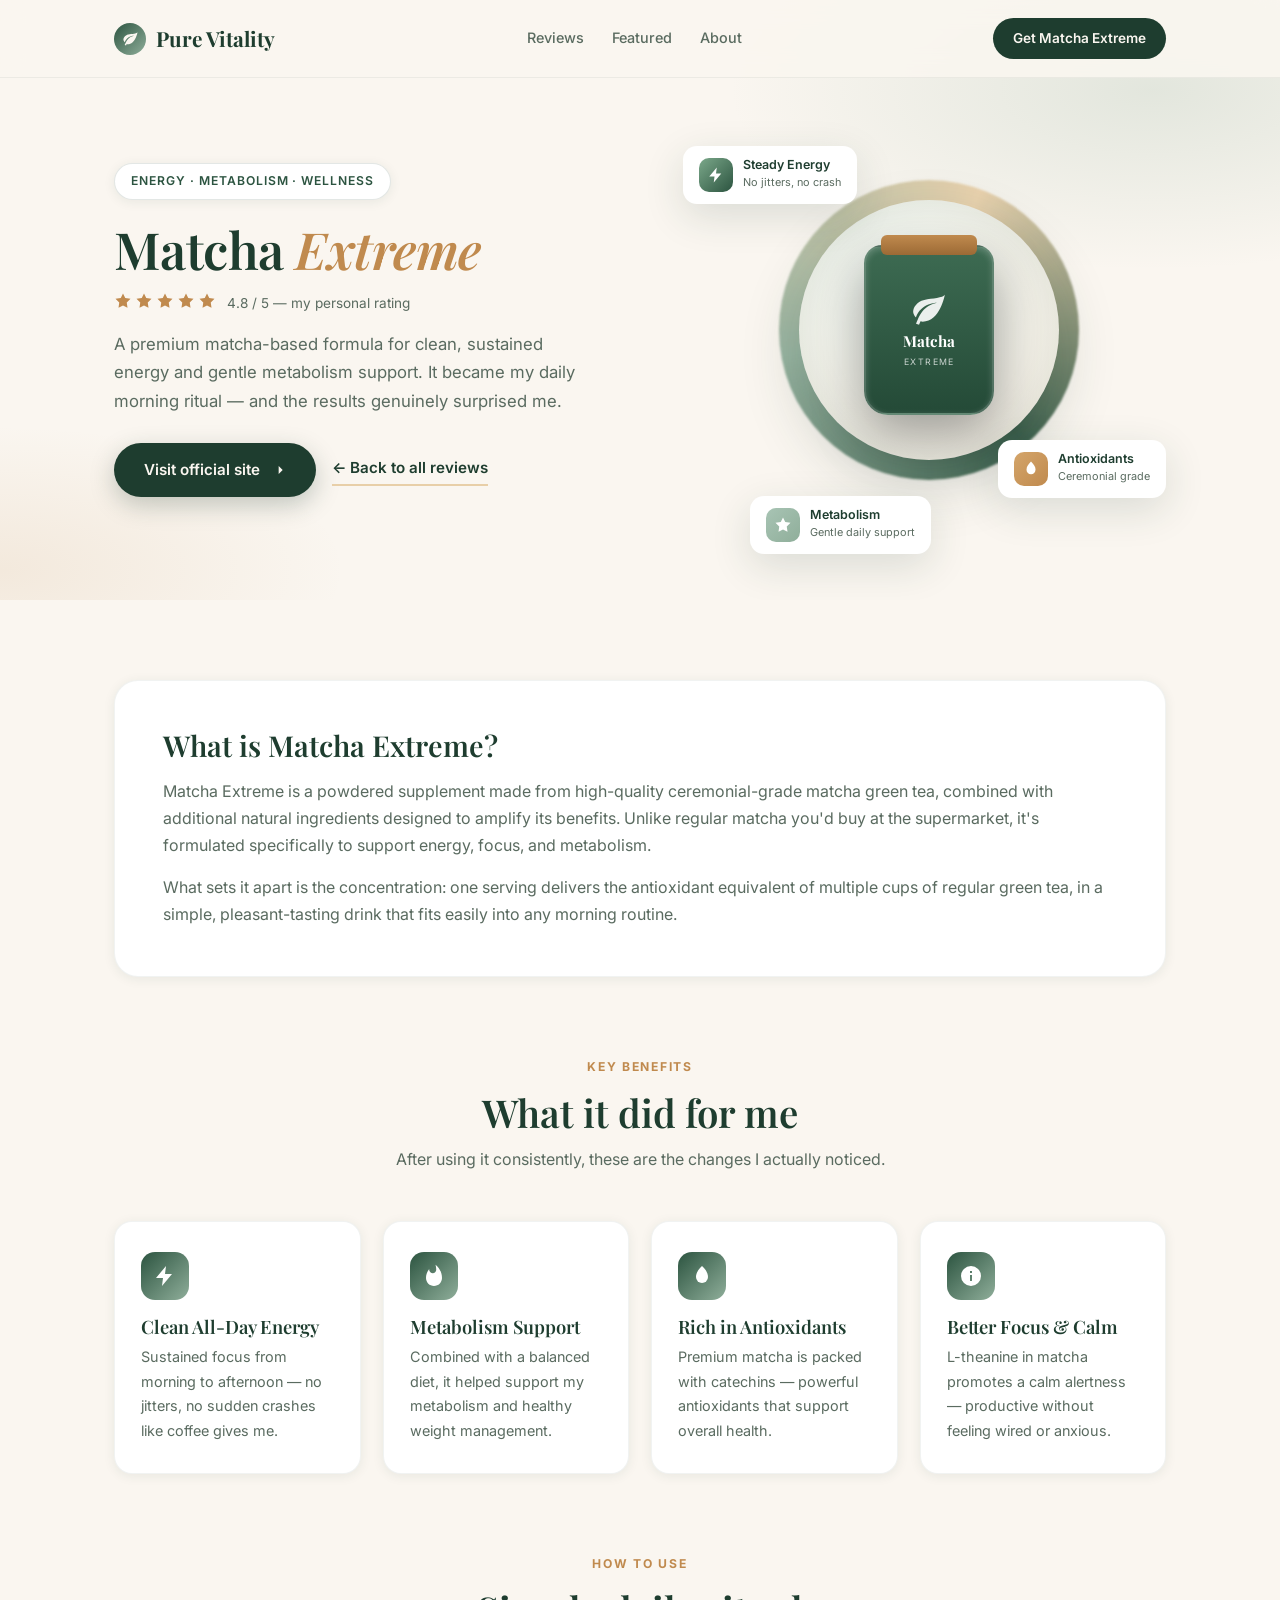
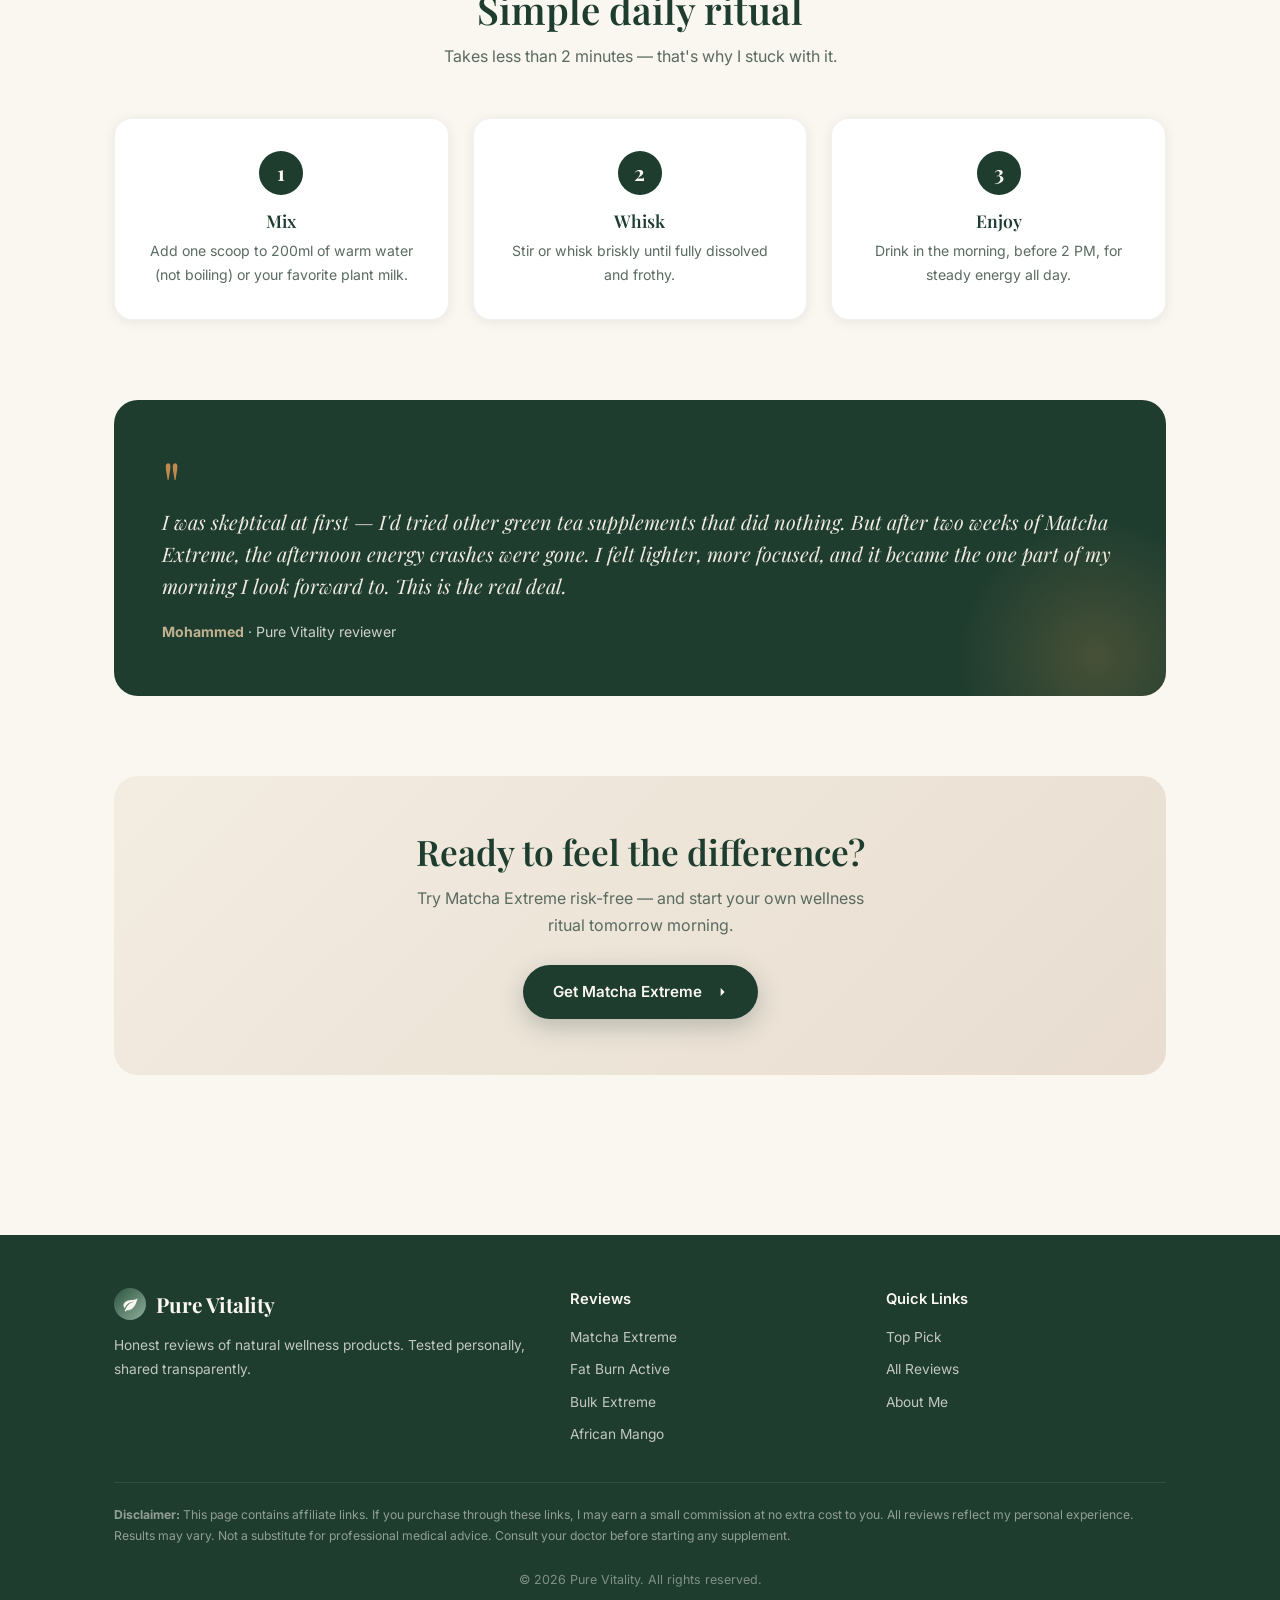
<file: matcha-extreme.html>
<!DOCTYPE html>
<html lang="en">
<head>
<meta charset="UTF-8">
<meta name="viewport" content="width=device-width, initial-scale=1.0">
<title>Matcha Extreme Review — Natural Energy & Metabolism Support | Pure Vitality</title>
<meta name="description" content="My honest review of Matcha Extreme — clean sustained energy, metabolism support, and antioxidants. Real experience, real results.">
<link rel="preconnect" href="https://fonts.googleapis.com">
<link rel="preconnect" href="https://fonts.gstatic.com" crossorigin>
<link href="https://fonts.googleapis.com/css2?family=Playfair+Display:ital,wght@0,400;0,600;0,700;1,400&family=Inter:wght@300;400;500;600;700&display=swap" rel="stylesheet">
<link rel="stylesheet" href="style.css">
</head>
<body>

<nav>
  <div class="wrap nav-inner">
    <a href="index.html" class="logo"><span class="logo-mark"><svg viewBox="0 0 24 24"><path d="M17 8C8 10 5.9 16.17 3.82 21.34l1.89.66.95-2.3c.48.17.98.3 1.34.3C19 20 22 3 22 3c-1 2-8 2.25-13 3.25S2 11.5 2 13.5s1.75 3.75 1.75 3.75C7 8 17 8 17 8z"/></svg></span>Pure Vitality</a>
    <div class="nav-links"><a href="index.html#reviews">Reviews</a><a href="index.html#featured">Featured</a><a href="index.html#about">About</a></div>
    <a href="https://nplink.net/w4pyj9eu?subid=github-matcha" class="nav-cta" target="_blank" rel="noopener">Get Matcha Extreme</a>
  </div>
</nav>

<header class="p-hero">
  <div class="wrap p-hero-grid">
    <div>
      <span class="p-cat">Energy · Metabolism · Wellness</span>
      <h1>Matcha <em>Extreme</em></h1>
      <div class="stars">
        <svg viewBox="0 0 24 24"><path d="M12 2l3 6 7 1-5 5 1 7-6-3-6 3 1-7-5-5 7-1z"/></svg>
        <svg viewBox="0 0 24 24"><path d="M12 2l3 6 7 1-5 5 1 7-6-3-6 3 1-7-5-5 7-1z"/></svg>
        <svg viewBox="0 0 24 24"><path d="M12 2l3 6 7 1-5 5 1 7-6-3-6 3 1-7-5-5 7-1z"/></svg>
        <svg viewBox="0 0 24 24"><path d="M12 2l3 6 7 1-5 5 1 7-6-3-6 3 1-7-5-5 7-1z"/></svg>
        <svg viewBox="0 0 24 24"><path d="M12 2l3 6 7 1-5 5 1 7-6-3-6 3 1-7-5-5 7-1z"/></svg>
        <span class="rating-text">4.8 / 5 — my personal rating</span>
      </div>
      <p class="lead">A premium matcha-based formula for clean, sustained energy and gentle metabolism support. It became my daily morning ritual — and the results genuinely surprised me.</p>
      <div class="p-ctas">
        <a href="https://nplink.net/w4pyj9eu?subid=github-matcha" class="btn-primary" target="_blank" rel="noopener">Visit official site <svg viewBox="0 0 24 24"><path d="M5 12h14M13 6l6 6-6 6"/></svg></a>
        <a href="index.html" class="btn-ghost">← Back to all reviews</a>
      </div>
    </div>
    <div class="p-visual">
      <div class="p-ring matcha"></div>
      <div class="p-ring-inner"><div class="jar matcha"><svg viewBox="0 0 24 24"><path d="M17 8C8 10 5.9 16.17 3.82 21.34l1.89.66.95-2.3c.48.17.98.3 1.34.3C19 20 22 3 22 3c-1 2-8 2.25-13 3.25S2 11.5 2 13.5s1.75 3.75 1.75 3.75C7 8 17 8 17 8z"/></svg><div class="jt">Matcha</div><div class="js">Extreme</div></div></div>
      <div class="float-card fc1"><span class="ic" style="background:linear-gradient(135deg,#7ba88a,#2c5440)"><svg viewBox="0 0 24 24"><path d="M13 2L3 14h7l-1 8 10-12h-7l1-8z"/></svg></span><div><div class="t">Steady Energy</div><div class="s">No jitters, no crash</div></div></div>
      <div class="float-card fc2"><span class="ic" style="background:linear-gradient(135deg,#d4a56a,#c08a4e)"><svg viewBox="0 0 24 24"><path d="M12 2C8 6 6 9 6 13a6 6 0 0012 0c0-4-2-7-6-11z"/></svg></span><div><div class="t">Antioxidants</div><div class="s">Ceremonial grade</div></div></div>
      <div class="float-card fc3"><span class="ic" style="background:linear-gradient(135deg,#a8c4b4,#8fae9a)"><svg viewBox="0 0 24 24"><path d="M12 2l3 6 7 1-5 5 1 7-6-3-6 3 1-7-5-5 7-1z"/></svg></span><div><div class="t">Metabolism</div><div class="s">Gentle daily support</div></div></div>
    </div>
  </div>
</header>

<section class="section">
  <div class="wrap">
    <div class="what-is reveal">
      <h2>What is Matcha Extreme?</h2>
      <p>Matcha Extreme is a powdered supplement made from high-quality ceremonial-grade matcha green tea, combined with additional natural ingredients designed to amplify its benefits. Unlike regular matcha you'd buy at the supermarket, it's formulated specifically to support energy, focus, and metabolism.</p>
      <p>What sets it apart is the concentration: one serving delivers the antioxidant equivalent of multiple cups of regular green tea, in a simple, pleasant-tasting drink that fits easily into any morning routine.</p>
    </div>
  </div>
</section>

<section class="section" style="padding-top:0">
  <div class="wrap">
    <div class="sec-head reveal"><div class="kicker">Key Benefits</div><h2>What it did for me</h2><p>After using it consistently, these are the changes I actually noticed.</p></div>
    <div class="benefits">
      <div class="bcard reveal"><div class="bic"><svg viewBox="0 0 24 24"><path d="M13 2L3 14h7l-1 8 10-12h-7l1-8z"/></svg></div><h3>Clean All-Day Energy</h3><p>Sustained focus from morning to afternoon — no jitters, no sudden crashes like coffee gives me.</p></div>
      <div class="bcard reveal"><div class="bic"><svg viewBox="0 0 24 24"><path d="M13.5.67s.74 2.65.74 4.8c0 2.06-1.35 3.73-3.41 3.73-2.07 0-3.63-1.67-3.63-3.73l.03-.36C5.21 7.51 4 10.62 4 14c0 4.42 3.58 8 8 8s8-3.58 8-8C20 8.61 17.41 3.8 13.5.67z"/></svg></div><h3>Metabolism Support</h3><p>Combined with a balanced diet, it helped support my metabolism and healthy weight management.</p></div>
      <div class="bcard reveal"><div class="bic"><svg viewBox="0 0 24 24"><path d="M12 2C8 6 6 9 6 13a6 6 0 0012 0c0-4-2-7-6-11z"/></svg></div><h3>Rich in Antioxidants</h3><p>Premium matcha is packed with catechins — powerful antioxidants that support overall health.</p></div>
      <div class="bcard reveal"><div class="bic"><svg viewBox="0 0 24 24"><path d="M12 2a10 10 0 100 20 10 10 0 000-20zm1 15h-2v-6h2v6zm0-8h-2V7h2v2z"/></svg></div><h3>Better Focus & Calm</h3><p>L-theanine in matcha promotes a calm alertness — productive without feeling wired or anxious.</p></div>
    </div>
  </div>
</section>

<section class="section" style="padding-top:0">
  <div class="wrap">
    <div class="sec-head reveal"><div class="kicker">How to Use</div><h2>Simple daily ritual</h2><p>Takes less than 2 minutes — that's why I stuck with it.</p></div>
    <div class="steps">
      <div class="step reveal"><div class="step-num">1</div><h3>Mix</h3><p>Add one scoop to 200ml of warm water (not boiling) or your favorite plant milk.</p></div>
      <div class="step reveal"><div class="step-num">2</div><h3>Whisk</h3><p>Stir or whisk briskly until fully dissolved and frothy.</p></div>
      <div class="step reveal"><div class="step-num">3</div><h3>Enjoy</h3><p>Drink in the morning, before 2 PM, for steady energy all day.</p></div>
    </div>
  </div>
</section>

<section class="section" style="padding-top:0">
  <div class="wrap">
    <div class="experience reveal">
      <div class="qmark">"</div>
      <blockquote>I was skeptical at first — I'd tried other green tea supplements that did nothing. But after two weeks of Matcha Extreme, the afternoon energy crashes were gone. I felt lighter, more focused, and it became the one part of my morning I look forward to. This is the real deal.</blockquote>
      <div class="who"><strong>Mohammed</strong> · Pure Vitality reviewer</div>
    </div>
  </div>
</section>

<section class="section" style="padding-top:0">
  <div class="wrap">
    <div class="cta-banner reveal">
      <h2>Ready to feel the difference?</h2>
      <p>Try Matcha Extreme risk-free — and start your own wellness ritual tomorrow morning.</p>
      <a href="https://nplink.net/w4pyj9eu?subid=github-matcha" class="btn-primary" target="_blank" rel="noopener">Get Matcha Extreme <svg viewBox="0 0 24 24"><path d="M5 12h14M13 6l6 6-6 6"/></svg></a>
    </div>
  </div>
</section>

<footer>
  <div class="wrap">
    <div class="foot-grid">
      <div><a href="index.html" class="logo"><span class="logo-mark"><svg viewBox="0 0 24 24"><path d="M17 8C8 10 5.9 16.17 3.82 21.34l1.89.66.95-2.3c.48.17.98.3 1.34.3C19 20 22 3 22 3c-1 2-8 2.25-13 3.25S2 11.5 2 13.5s1.75 3.75 1.75 3.75C7 8 17 8 17 8z"/></svg></span>Pure Vitality</a><p>Honest reviews of natural wellness products. Tested personally, shared transparently.</p></div>
      <div><h4>Reviews</h4><ul><li><a href="matcha-extreme.html">Matcha Extreme</a></li><li><a href="fat-burn-active.html">Fat Burn Active</a></li><li><a href="bulk-extreme.html">Bulk Extreme</a></li><li><a href="african-mango.html">African Mango</a></li></ul></div>
      <div><h4>Quick Links</h4><ul><li><a href="index.html#featured">Top Pick</a></li><li><a href="index.html#reviews">All Reviews</a></li><li><a href="index.html#about">About Me</a></li></ul></div>
    </div>
    <div class="disclaimer"><strong>Disclaimer:</strong> This page contains affiliate links. If you purchase through these links, I may earn a small commission at no extra cost to you. All reviews reflect my personal experience. Results may vary. Not a substitute for professional medical advice. Consult your doctor before starting any supplement.</div>
    <div class="copyright">© 2026 Pure Vitality. All rights reserved.</div>
  </div>
</footer>

<script>
const io=new IntersectionObserver(e=>{e.forEach(x=>{if(x.isIntersecting){x.target.classList.add('in');io.unobserve(x.target)}})},{threshold:.12});
document.querySelectorAll('.reveal').forEach(el=>io.observe(el));
const nav=document.querySelector('nav');
window.addEventListener('scroll',()=>{nav.style.boxShadow=window.scrollY>20?'0 4px 20px rgba(30,61,47,.1)':'none'},{passive:true});
</script>
</body>
</html>
</file>
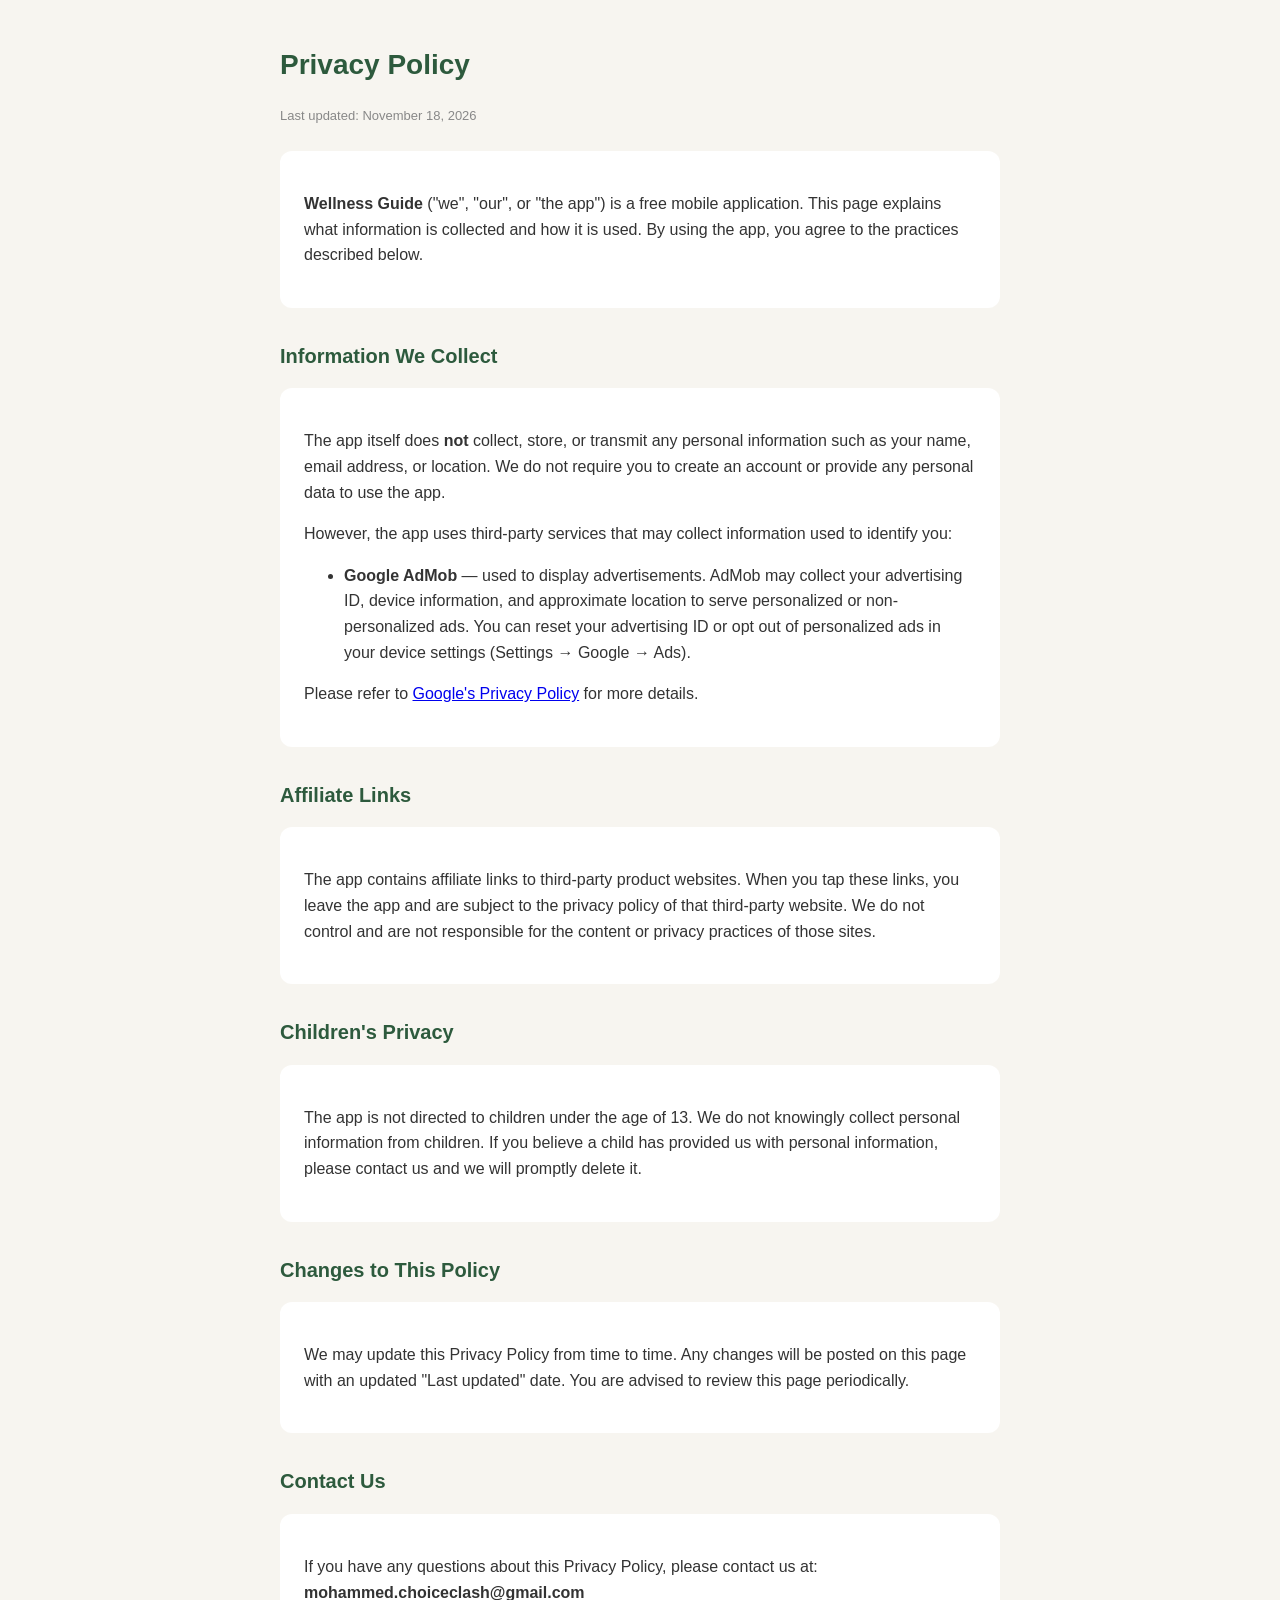
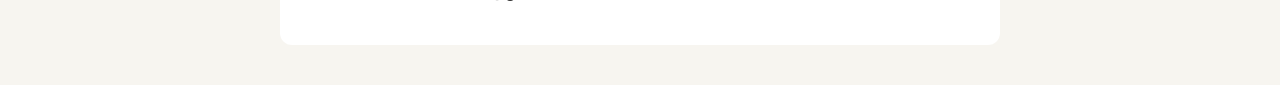
<file: privacy-policy.html>
<!DOCTYPE html>
<html lang="en">
<head>
<meta charset="UTF-8">
<meta name="viewport" content="width=device-width, initial-scale=1.0">
<title>Privacy Policy — Wellness Guide</title>
<style>
  body { font-family: -apple-system, BlinkMacSystemFont, "Segoe UI", Roboto, sans-serif; max-width: 720px; margin: 0 auto; padding: 24px; line-height: 1.6; color: #333; background: #F7F5F0; }
  h1 { color: #2D5A3D; font-size: 28px; }
  h2 { color: #2D5A3D; font-size: 20px; margin-top: 32px; }
  .updated { color: #888; font-size: 13px; margin-bottom: 24px; }
  .card { background: #fff; padding: 24px; border-radius: 12px; margin-bottom: 16px; }
</style>
</head>
<body>
  <h1>Privacy Policy</h1>
  <p class="updated">Last updated: November 18, 2026</p>

  <div class="card">
    <p><strong>Wellness Guide</strong> ("we", "our", or "the app") is a free mobile application. This page explains what information is collected and how it is used. By using the app, you agree to the practices described below.</p>
  </div>

  <h2>Information We Collect</h2>
  <div class="card">
    <p>The app itself does <strong>not</strong> collect, store, or transmit any personal information such as your name, email address, or location. We do not require you to create an account or provide any personal data to use the app.</p>
    <p>However, the app uses third-party services that may collect information used to identify you:</p>
    <ul>
      <li><strong>Google AdMob</strong> — used to display advertisements. AdMob may collect your advertising ID, device information, and approximate location to serve personalized or non-personalized ads. You can reset your advertising ID or opt out of personalized ads in your device settings (Settings → Google → Ads).</li>
    </ul>
    <p>Please refer to <a href="https://policies.google.com/privacy">Google's Privacy Policy</a> for more details.</p>
  </div>

  <h2>Affiliate Links</h2>
  <div class="card">
    <p>The app contains affiliate links to third-party product websites. When you tap these links, you leave the app and are subject to the privacy policy of that third-party website. We do not control and are not responsible for the content or privacy practices of those sites.</p>
  </div>

  <h2>Children's Privacy</h2>
  <div class="card">
    <p>The app is not directed to children under the age of 13. We do not knowingly collect personal information from children. If you believe a child has provided us with personal information, please contact us and we will promptly delete it.</p>
  </div>

  <h2>Changes to This Policy</h2>
  <div class="card">
    <p>We may update this Privacy Policy from time to time. Any changes will be posted on this page with an updated "Last updated" date. You are advised to review this page periodically.</p>
  </div>

  <h2>Contact Us</h2>
  <div class="card">
    <p>If you have any questions about this Privacy Policy, please contact us at: <strong>mohammed.choiceclash@gmail.com
</strong></p>
  </div>
</body>
</html>
</file>
<file: style.css>
:root{
  --cream:#faf6f0; --cream-2:#f3ece1;
  --ink:#1f2a24; --ink-soft:#5a6b60;
  --forest:#1e3d2f; --forest-2:#2c5440;
  --sage:#8fae9a; --gold:#c08a4e; --gold-soft:#e8cfa8;
  --white:#fff;
  --shadow-sm:0 2px 12px rgba(30,61,47,.08);
  --shadow-md:0 12px 40px rgba(30,61,47,.14);
  --shadow-lg:0 24px 60px rgba(30,61,47,.2);
  --radius:18px;
}
*{margin:0;padding:0;box-sizing:border-box}
html{scroll-behavior:smooth}
body{font-family:'Inter',sans-serif;background:var(--cream);color:var(--ink);line-height:1.7;-webkit-font-smoothing:antialiased;overflow-x:hidden}
h1,h2,h3,.serif{font-family:'Playfair Display',serif;font-weight:600;line-height:1.15;color:var(--forest)}
a{text-decoration:none;color:inherit}
.wrap{max-width:1100px;margin:0 auto;padding:0 24px}

/* NAV */
nav{position:fixed;top:0;left:0;right:0;z-index:100;padding:18px 0;transition:all .35s ease;background:rgba(250,246,240,.88);backdrop-filter:blur(12px);border-bottom:1px solid rgba(30,61,47,.06)}
.nav-inner{display:flex;align-items:center;justify-content:space-between}
.logo{display:flex;align-items:center;gap:10px;font-family:'Playfair Display',serif;font-size:1.3rem;font-weight:700;color:var(--forest)}
.logo-mark{width:32px;height:32px;border-radius:50%;background:linear-gradient(135deg,var(--forest-2),var(--sage));display:grid;place-items:center}
.logo-mark svg{width:17px;height:17px;fill:var(--cream)}
.nav-links{display:flex;gap:28px;font-size:.9rem;font-weight:500;color:var(--ink-soft)}
.nav-links a:hover{color:var(--forest)}
.nav-cta{background:var(--forest);color:var(--cream);padding:9px 20px;border-radius:999px;font-size:.85rem;font-weight:600;transition:all .25s}
.nav-cta:hover{background:var(--forest-2);transform:translateY(-1px);box-shadow:var(--shadow-sm)}
@media(max-width:700px){.nav-links{display:none}}

/* PRODUCT HERO */
.p-hero{position:relative;padding:130px 0 70px;background:radial-gradient(ellipse 55% 50% at 90% 15%,rgba(143,174,154,.22),transparent 60%),radial-gradient(ellipse 45% 40% at 0% 95%,rgba(192,138,78,.12),transparent 60%),var(--cream);overflow:hidden}
.p-hero-grid{display:grid;grid-template-columns:1.05fr .95fr;gap:56px;align-items:center}
@media(max-width:900px){.p-hero-grid{grid-template-columns:1fr;gap:40px}}
.p-cat{display:inline-flex;align-items:center;gap:8px;background:var(--white);border:1px solid rgba(30,61,47,.12);padding:7px 16px;border-radius:999px;font-size:.76rem;font-weight:600;letter-spacing:.08em;text-transform:uppercase;color:var(--forest-2);box-shadow:var(--shadow-sm);margin-bottom:20px}
.p-hero h1{font-size:clamp(2.2rem,4.5vw,3.2rem);margin-bottom:14px;letter-spacing:-.01em}
.p-hero h1 em{font-style:italic;color:var(--gold)}
.stars{display:flex;gap:3px;margin-bottom:14px}
.stars svg{width:18px;height:18px;fill:var(--gold)}
.rating-text{font-size:.85rem;color:var(--ink-soft);margin-left:8px}
.p-hero .lead{font-size:1.05rem;color:var(--ink-soft);max-width:480px;margin-bottom:28px}
.p-ctas{display:flex;gap:16px;flex-wrap:wrap;align-items:center}
.btn-primary{background:var(--forest);color:var(--cream);padding:14px 30px;border-radius:999px;font-weight:600;font-size:.95rem;display:inline-flex;align-items:center;gap:10px;transition:all .3s;box-shadow:0 8px 24px rgba(30,61,47,.25)}
.btn-primary:hover{background:var(--forest-2);transform:translateY(-2px);box-shadow:var(--shadow-md)}
.btn-primary svg{width:16px;height:16px;fill:currentColor;transition:transform .3s}
.btn-primary:hover svg{transform:translateX(4px)}
.btn-ghost{color:var(--forest);font-weight:600;font-size:.95rem;display:inline-flex;align-items:center;gap:8px;border-bottom:2px solid var(--gold-soft);padding-bottom:3px;transition:border-color .2s}
.btn-ghost:hover{border-color:var(--gold)}

/* product visual */
.p-visual{position:relative;height:400px}
@media(max-width:900px){.p-visual{height:340px;max-width:400px;margin:0 auto}}
.p-ring{position:absolute;inset:0;margin:auto;width:300px;height:300px;border-radius:50%;filter:blur(1px);opacity:.9;animation:spin 24s linear infinite}
@keyframes spin{to{transform:rotate(360deg)}}
.p-ring-inner{position:absolute;inset:0;margin:auto;width:260px;height:260px;border-radius:50%;background:radial-gradient(circle at 35% 30%,#eef4ee,var(--cream-2));box-shadow:inset 0 0 40px rgba(30,61,47,.08),var(--shadow-lg);display:grid;place-items:center}
.jar{width:130px;height:170px;border-radius:18px 18px 24px 24px;border:2px solid rgba(255,255,255,.2);box-shadow:0 20px 50px rgba(0,0,0,.35),inset 0 2px 6px rgba(255,255,255,.2);display:flex;flex-direction:column;align-items:center;justify-content:center;gap:5px;position:relative}
.jar::before{content:"";position:absolute;top:-12px;left:50%;transform:translateX(-50%);width:96px;height:20px;border-radius:6px;background:linear-gradient(180deg,#c08a4e,#9c6a35)}
.jar svg{width:38px;height:38px;fill:rgba(255,255,255,.9)}
.jar .jt{font-family:'Playfair Display',serif;font-size:.95rem;font-weight:700;color:#fff;text-align:center;line-height:1.1}
.jar .js{font-size:.55rem;letter-spacing:.16em;text-transform:uppercase;color:rgba(255,255,255,.75)}
/* jar color variants */
.jar.matcha{background:linear-gradient(180deg,#3d6b52,#244a37)}
.jar.fatburn{background:linear-gradient(180deg,#c96a4f,#9c4230)}
.jar.bulk{background:linear-gradient(180deg,#4a6b8c,#2c4560)}
.jar.mango{background:linear-gradient(180deg,#d99a5b,#a86a2e)}
.p-ring.matcha{background:conic-gradient(from 140deg,#2c5440,#8fae9a,#e8cfa8,#2c5440)}
.p-ring.fatburn{background:conic-gradient(from 140deg,#9c4230,#e07a5f,#f0c9a8,#9c4230)}
.p-ring.bulk{background:conic-gradient(from 140deg,#2c4560,#6b8cae,#c9d8e8,#2c4560)}
.p-ring.mango{background:conic-gradient(from 140deg,#a86a2e,#e8a87c,#f5dfc0,#a86a2e)}
.pcard.m5 .picon{background:linear-gradient(135deg,#6bb8c9,#2e7d8c)}

.float-card{position:absolute;background:var(--white);border-radius:14px;padding:12px 16px;box-shadow:var(--shadow-md);display:flex;align-items:center;gap:10px;animation:float 5s ease-in-out infinite}
.float-card .ic{width:34px;height:34px;border-radius:10px;display:grid;place-items:center;flex-shrink:0}
.float-card .ic svg{width:18px;height:18px;fill:white}
.float-card .t{font-size:.78rem;font-weight:600;color:var(--forest);line-height:1.2}
.float-card .s{font-size:.68rem;color:var(--ink-soft)}
.fc1{top:4%;left:-2%;animation-delay:0s}
.fc2{bottom:8%;right:0;animation-delay:1.4s}
.fc3{bottom:-6%;left:12%;animation-delay:2.6s}
@keyframes float{0%,100%{transform:translateY(0)}50%{transform:translateY(-12px)}}

/* SECTIONS */
.section{padding:80px 0}
.sec-head{text-align:center;max-width:620px;margin:0 auto 48px}
.sec-head .kicker{font-size:.76rem;font-weight:700;letter-spacing:.14em;text-transform:uppercase;color:var(--gold);margin-bottom:12px}
.sec-head h2{font-size:clamp(1.7rem,3.2vw,2.4rem);margin-bottom:12px}
.sec-head p{color:var(--ink-soft);font-size:1rem}

/* WHAT IS */
.what-is{background:var(--white);border-radius:24px;padding:48px;box-shadow:var(--shadow-sm);border:1px solid rgba(30,61,47,.06)}
@media(max-width:600px){.what-is{padding:32px 24px}}
.what-is h2{margin-bottom:16px;font-size:1.8rem}
.what-is p{color:var(--ink-soft);font-size:1rem;margin-bottom:14px}
.what-is p:last-child{margin-bottom:0}

/* BENEFITS GRID */
.benefits{display:grid;grid-template-columns:repeat(auto-fit,minmax(230px,1fr));gap:22px}
.bcard{background:var(--white);border-radius:var(--radius);padding:30px 26px;box-shadow:var(--shadow-sm);border:1px solid rgba(30,61,47,.06);transition:all .3s}
.bcard:hover{transform:translateY(-6px);box-shadow:var(--shadow-md)}
.bcard .bic{width:48px;height:48px;border-radius:14px;display:grid;place-items:center;margin-bottom:16px;background:linear-gradient(135deg,var(--forest-2),var(--sage))}
.bcard .bic svg{width:24px;height:24px;fill:white}
.bcard h3{font-size:1.15rem;margin-bottom:8px}
.bcard p{font-size:.9rem;color:var(--ink-soft)}

/* HOW TO USE */
.steps{display:grid;grid-template-columns:repeat(3,1fr);gap:24px;counter-reset:step}
@media(max-width:700px){.steps{grid-template-columns:1fr}}
.step{background:var(--white);border-radius:var(--radius);padding:32px 26px;box-shadow:var(--shadow-sm);text-align:center;position:relative;border:1px solid rgba(30,61,47,.06)}
.step-num{width:44px;height:44px;border-radius:50%;background:var(--forest);color:var(--cream);display:grid;place-items:center;font-family:'Playfair Display',serif;font-size:1.3rem;font-weight:700;margin:0 auto 16px}
.step h3{font-size:1.1rem;margin-bottom:8px}
.step p{font-size:.88rem;color:var(--ink-soft)}

/* EXPERIENCE QUOTE */
.experience{background:var(--forest);color:var(--cream);border-radius:24px;padding:52px 48px;position:relative;overflow:hidden}
@media(max-width:600px){.experience{padding:36px 28px}}
.experience::before{content:"";position:absolute;width:280px;height:280px;border-radius:50%;background:radial-gradient(circle,rgba(192,138,78,.25),transparent 70%);bottom:-100px;right:-70px}
.experience .qmark{font-family:'Playfair Display',serif;font-size:4rem;color:var(--gold);line-height:1;margin-bottom:-10px}
.experience blockquote{font-family:'Playfair Display',serif;font-size:1.25rem;font-style:italic;line-height:1.6;color:#f0eadf;margin-bottom:18px;position:relative}
.experience .who{font-size:.88rem;opacity:.8;position:relative}
.experience .who strong{color:var(--gold-soft)}

/* CTA BANNER */
.cta-banner{background:linear-gradient(135deg,var(--cream-2),#e8ddd0);border-radius:24px;padding:56px 40px;text-align:center}
.cta-banner h2{font-size:clamp(1.6rem,3vw,2.2rem);margin-bottom:12px}
.cta-banner p{color:var(--ink-soft);max-width:480px;margin:0 auto 26px}

/* FOOTER */
footer{background:var(--forest);color:rgba(250,246,240,.75);padding:52px 0 28px;margin-top:80px}
.foot-grid{display:grid;grid-template-columns:1.5fr 1fr 1fr;gap:36px;margin-bottom:36px}
@media(max-width:700px){.foot-grid{grid-template-columns:1fr}}
footer .logo{color:var(--cream);margin-bottom:12px}
footer p{font-size:.86rem;line-height:1.7}
footer h4{color:var(--cream);font-size:.92rem;margin-bottom:14px;font-weight:600}
footer ul{list-style:none;display:grid;gap:9px;font-size:.86rem}
footer ul a:hover{color:var(--gold-soft)}
.disclaimer{border-top:1px solid rgba(250,246,240,.12);padding-top:22px;font-size:.76rem;line-height:1.7;opacity:.7}
.copyright{text-align:center;margin-top:22px;font-size:.78rem;opacity:.6}

/* REVEAL */
.reveal{opacity:0;transform:translateY(26px);transition:opacity .7s ease,transform .7s ease}
.reveal.in{opacity:1;transform:none}
</file>
